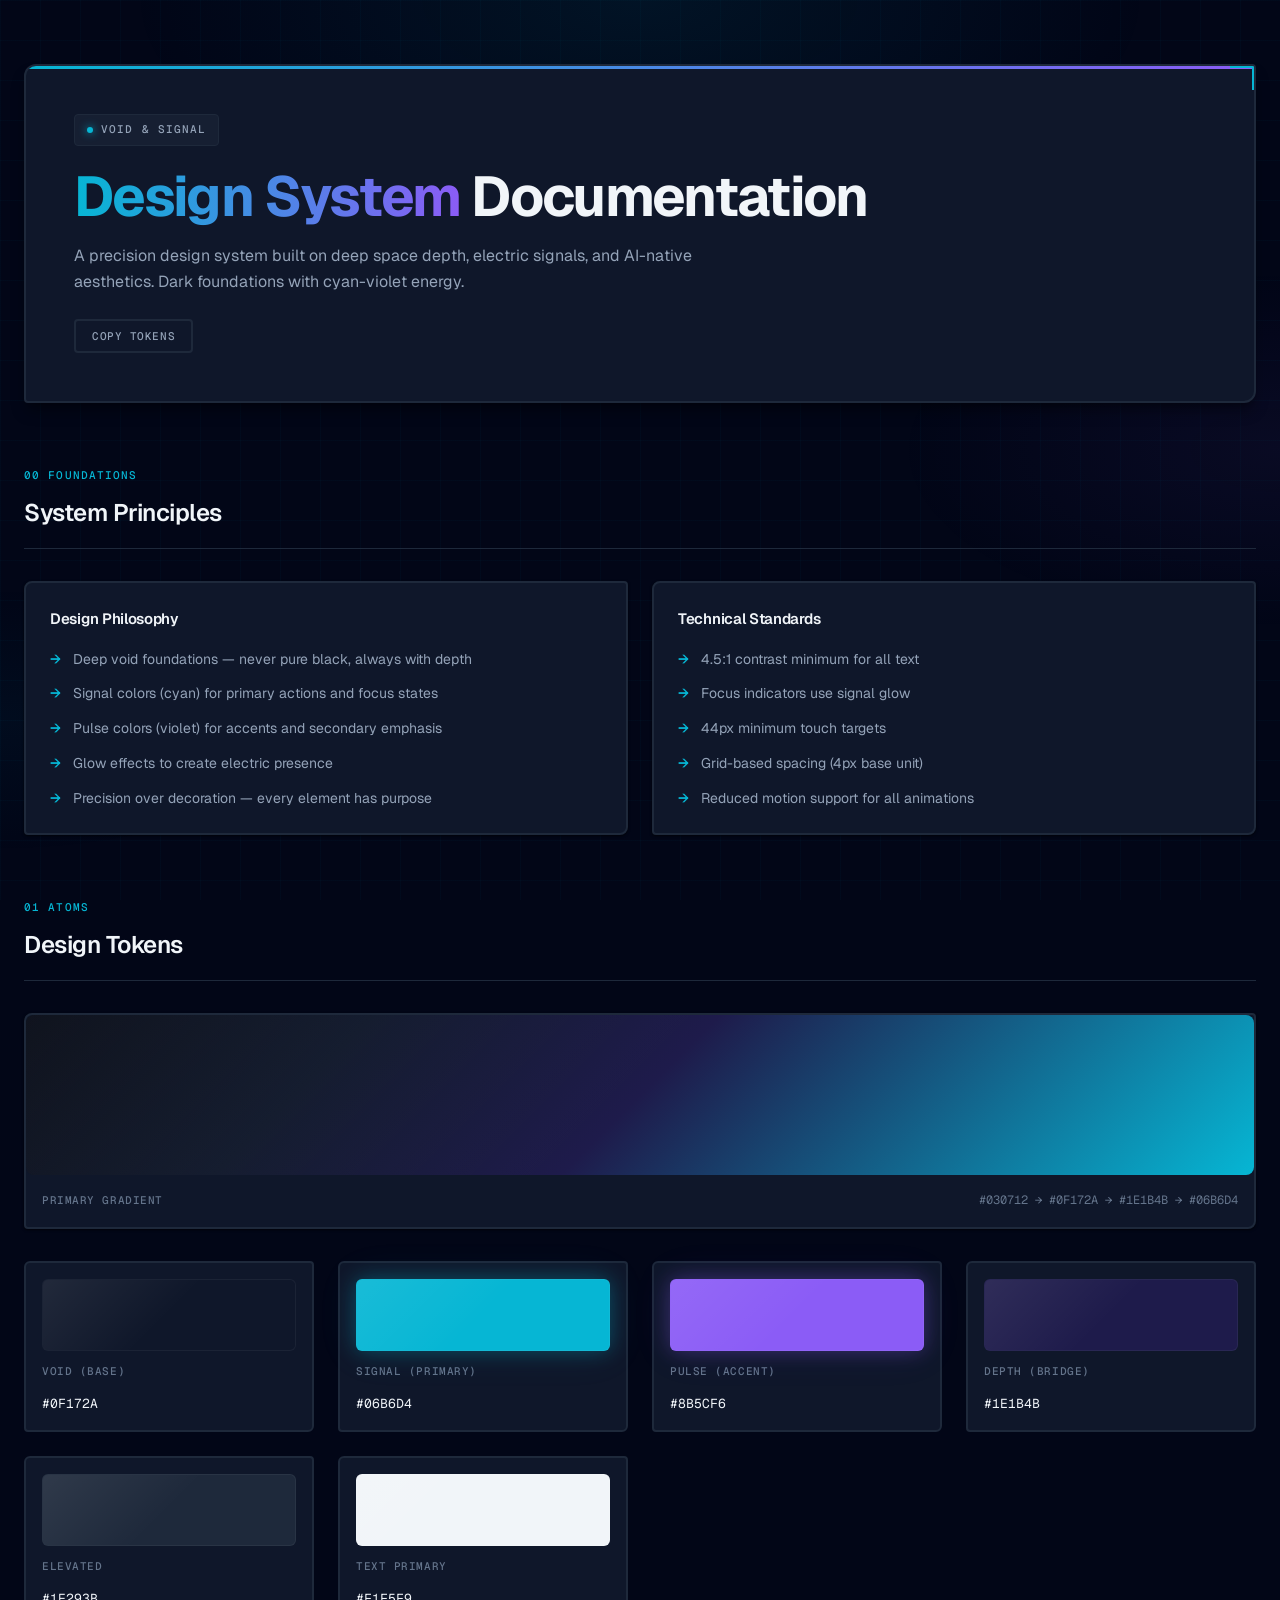
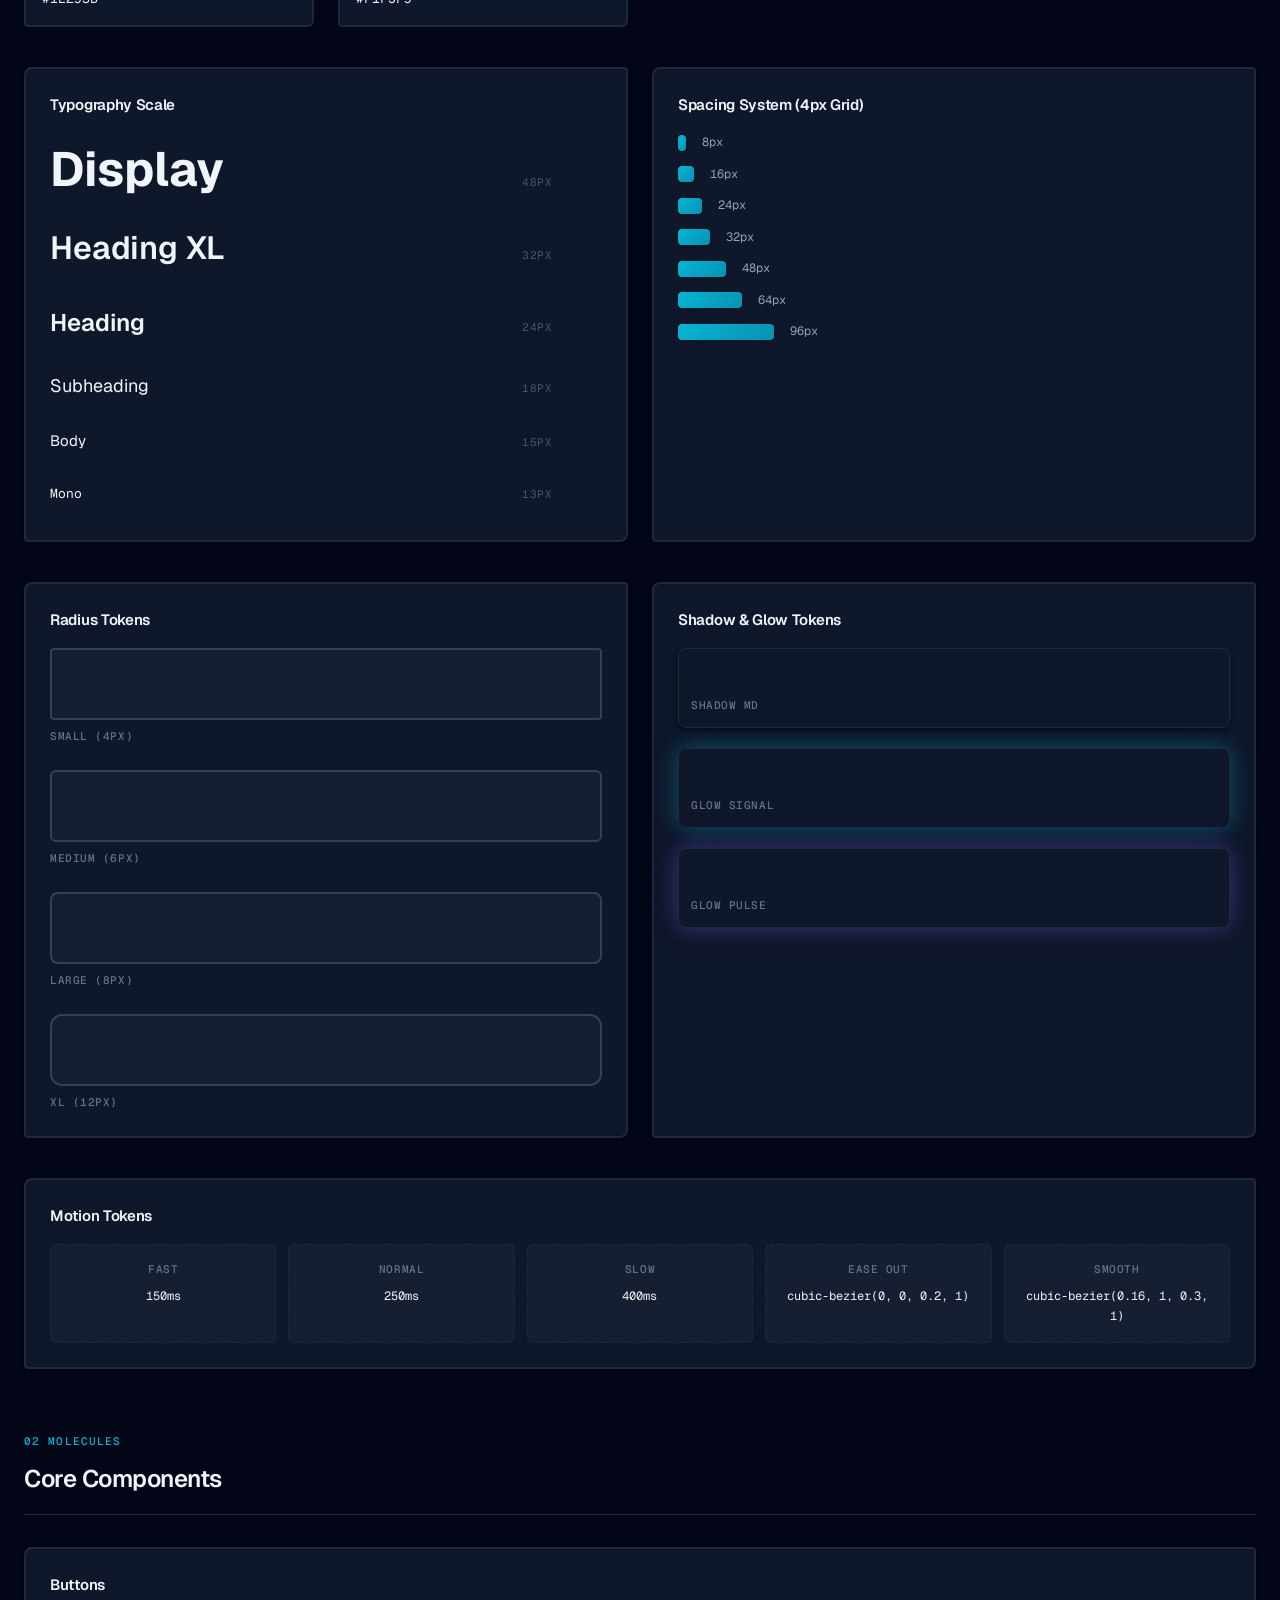
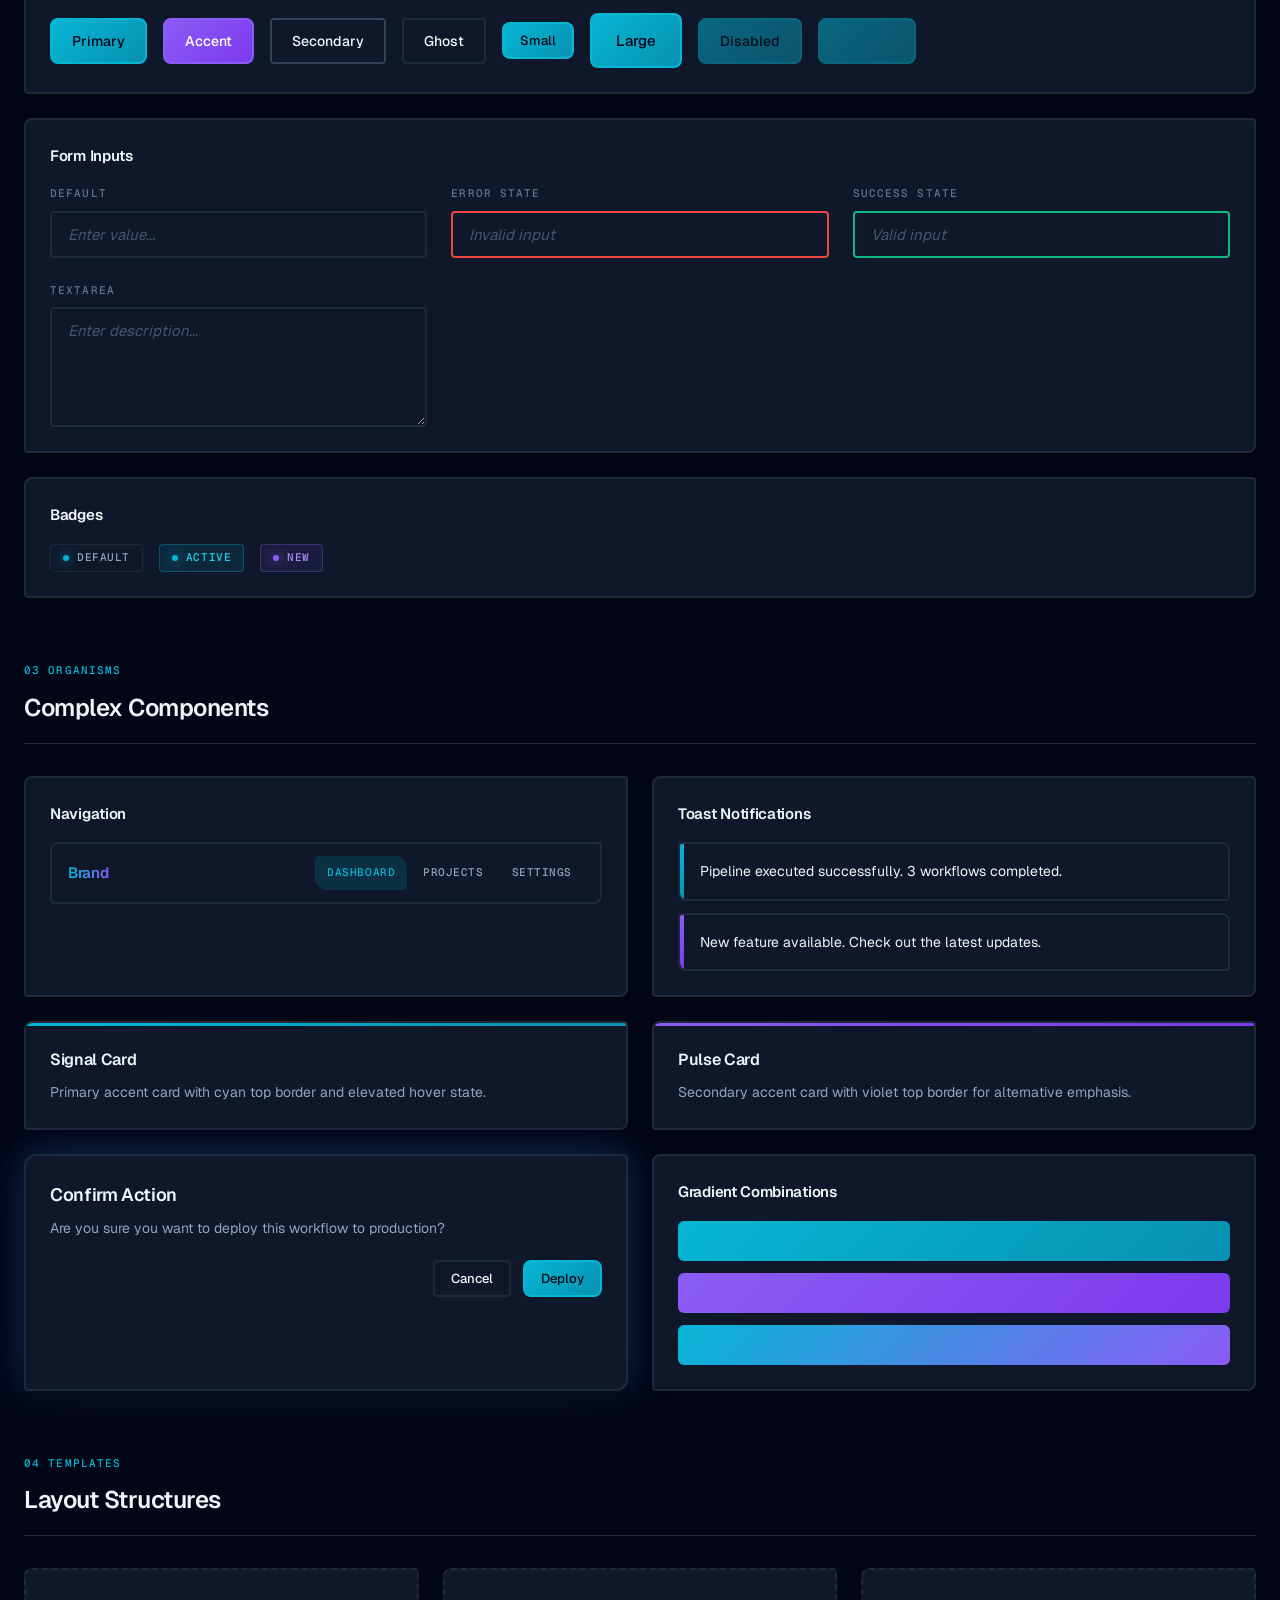
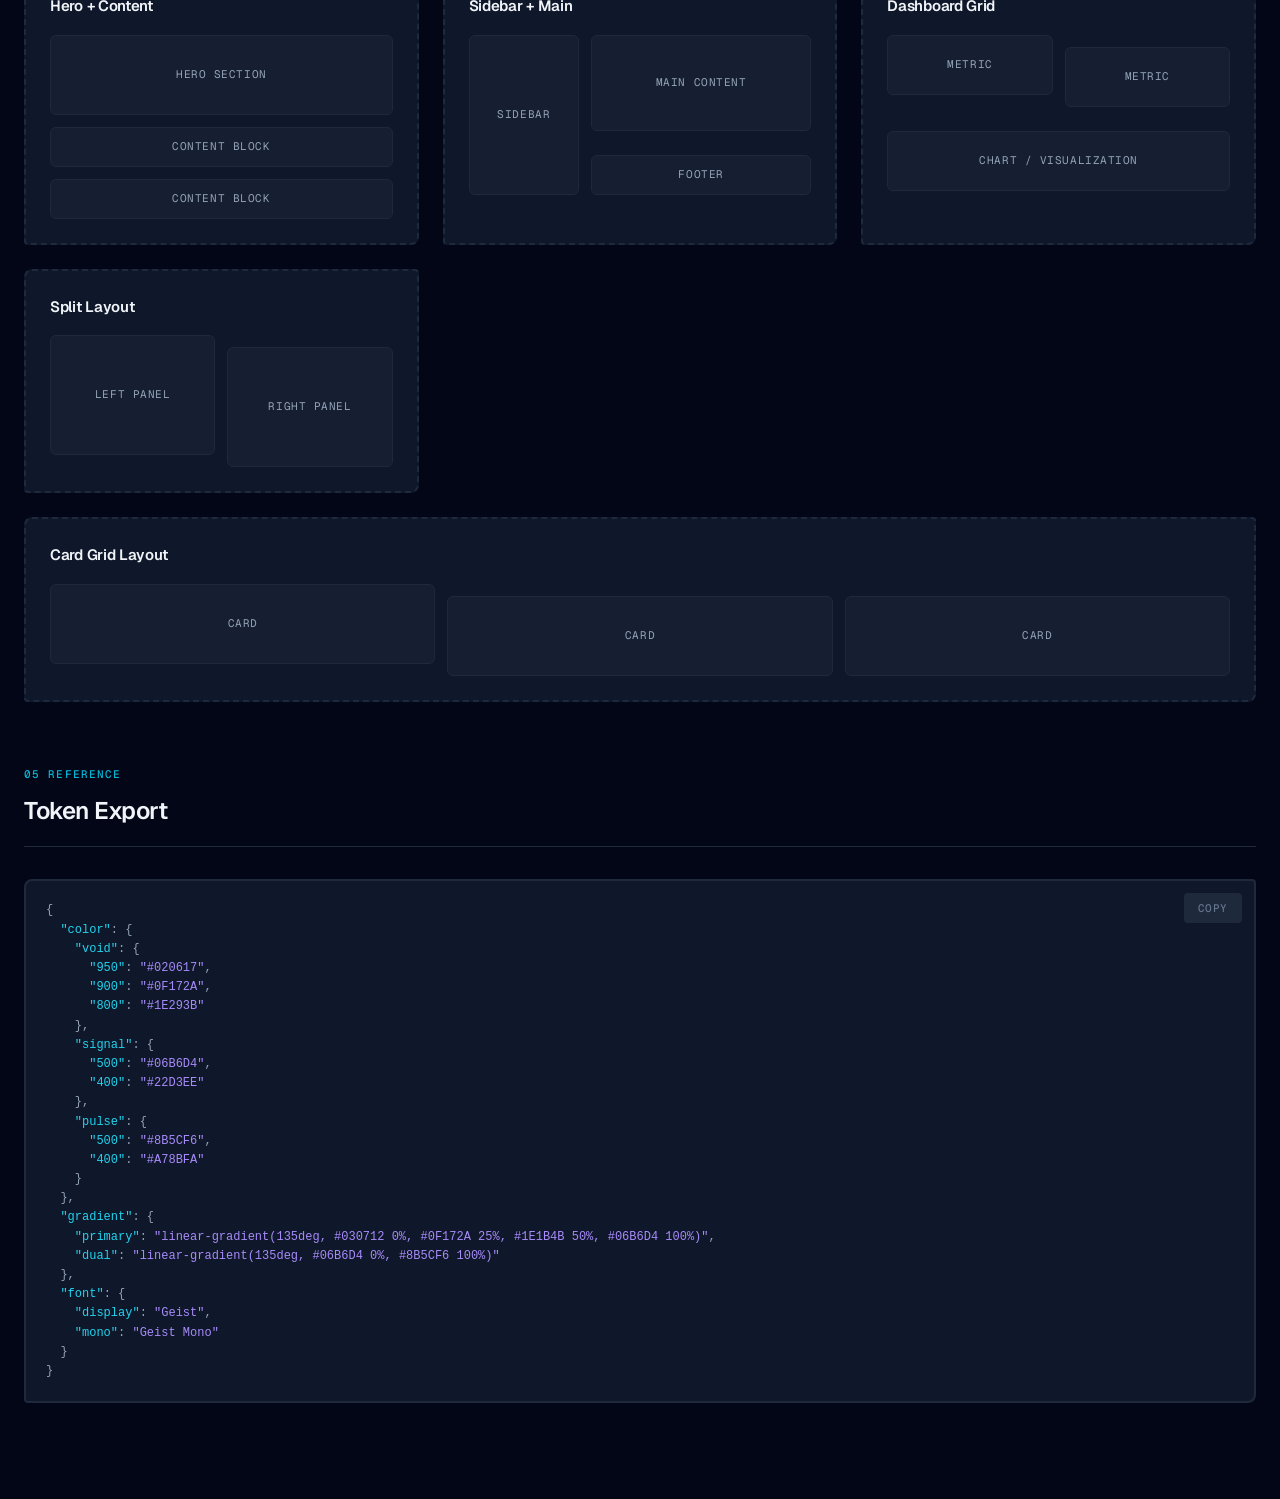
<file: index.html>
<!DOCTYPE html>
<html lang="en">
<head>
  <meta charset="UTF-8" />
  <meta name="viewport" content="width=device-width, initial-scale=1.0" />
  <title>Design System — Void & Signal</title>
  <link rel="preconnect" href="https://fonts.googleapis.com">
  <link rel="preconnect" href="https://fonts.gstatic.com" crossorigin>
  <link href="https://fonts.googleapis.com/css2?family=Geist:wght@400;500;600;700;800&family=Geist+Mono:wght@400;500&display=swap" rel="stylesheet">
  <style>
    :root {
      /* ===================== */
      /* PRIMITIVE TOKENS */
      /* Void & Signal — Deep Space, Electric Precision */
      /* ===================== */

      /* Void Scale — Deep navy-slate progression */
      --ds-color-void-950: #020617;
      --ds-color-void-900: #0F172A;
      --ds-color-void-800: #1E293B;
      --ds-color-void-700: #334155;
      --ds-color-void-600: #475569;
      --ds-color-void-500: #64748B;
      --ds-color-void-400: #94A3B8;
      --ds-color-void-300: #CBD5E1;
      --ds-color-void-200: #E2E8F0;
      --ds-color-void-100: #F1F5F9;
      --ds-color-void-50: #F8FAFC;

      /* Signal — Cyan electric */
      --ds-color-signal-400: #22D3EE;
      --ds-color-signal-500: #06B6D4;
      --ds-color-signal-600: #0891B2;
      --ds-color-signal-700: #0E7490;

      /* Pulse — Violet accent */
      --ds-color-pulse-400: #A78BFA;
      --ds-color-pulse-500: #8B5CF6;
      --ds-color-pulse-600: #7C3AED;

      /* Indigo bridge */
      --ds-color-depth-500: #1E1B4B;
      --ds-color-depth-600: #312E81;

      /* Status */
      --ds-color-success: #10B981;
      --ds-color-warning: #F59E0B;
      --ds-color-error: #EF4444;

      /* Typography */
      --ds-font-display: 'Geist', system-ui, sans-serif;
      --ds-font-body: 'Geist', system-ui, sans-serif;
      --ds-font-mono: 'Geist Mono', monospace;

      --ds-font-size-11: 0.6875rem;
      --ds-font-size-12: 0.75rem;
      --ds-font-size-13: 0.8125rem;
      --ds-font-size-14: 0.875rem;
      --ds-font-size-15: 0.9375rem;
      --ds-font-size-16: 1rem;
      --ds-font-size-18: 1.125rem;
      --ds-font-size-20: 1.25rem;
      --ds-font-size-24: 1.5rem;
      --ds-font-size-28: 1.75rem;
      --ds-font-size-32: 2rem;
      --ds-font-size-40: 2.5rem;
      --ds-font-size-48: 3rem;
      --ds-font-size-56: 3.5rem;
      --ds-font-size-72: 4.5rem;

      --ds-line-height-tight: 1.1;
      --ds-line-height-snug: 1.25;
      --ds-line-height-normal: 1.5;
      --ds-line-height-relaxed: 1.625;

      --ds-tracking-tighter: -0.03em;
      --ds-tracking-tight: -0.02em;
      --ds-tracking-normal: 0;
      --ds-tracking-wide: 0.025em;
      --ds-tracking-wider: 0.05em;
      --ds-tracking-widest: 0.1em;

      /* Spacing — 4px base grid */
      --ds-space-0: 0;
      --ds-space-px: 1px;
      --ds-space-0-5: 2px;
      --ds-space-1: 4px;
      --ds-space-1-5: 6px;
      --ds-space-2: 8px;
      --ds-space-2-5: 10px;
      --ds-space-3: 12px;
      --ds-space-4: 16px;
      --ds-space-5: 20px;
      --ds-space-6: 24px;
      --ds-space-7: 28px;
      --ds-space-8: 32px;
      --ds-space-9: 36px;
      --ds-space-10: 40px;
      --ds-space-12: 48px;
      --ds-space-14: 56px;
      --ds-space-16: 64px;
      --ds-space-20: 80px;
      --ds-space-24: 96px;
      --ds-space-32: 128px;

      /* Radius */
      --ds-radius-none: 0;
      --ds-radius-sm: 4px;
      --ds-radius-md: 6px;
      --ds-radius-lg: 8px;
      --ds-radius-xl: 12px;
      --ds-radius-2xl: 16px;
      --ds-radius-3xl: 24px;
      --ds-radius-full: 9999px;

      /* Shadows — with signal glow */
      --ds-shadow-xs: 0 1px 2px rgba(0, 0, 0, 0.3);
      --ds-shadow-sm: 0 1px 3px rgba(0, 0, 0, 0.4), 0 1px 2px rgba(0, 0, 0, 0.3);
      --ds-shadow-md: 0 4px 6px -1px rgba(0, 0, 0, 0.4), 0 2px 4px -2px rgba(0, 0, 0, 0.3);
      --ds-shadow-lg: 0 10px 15px -3px rgba(0, 0, 0, 0.4), 0 4px 6px -4px rgba(0, 0, 0, 0.3);
      --ds-shadow-xl: 0 20px 25px -5px rgba(0, 0, 0, 0.4), 0 8px 10px -6px rgba(0, 0, 0, 0.3);
      --ds-shadow-glow-signal: 0 0 20px rgba(6, 182, 212, 0.3), 0 0 40px rgba(6, 182, 212, 0.1);
      --ds-shadow-glow-pulse: 0 0 20px rgba(139, 92, 246, 0.3), 0 0 40px rgba(139, 92, 246, 0.1);
      --ds-shadow-glow-dual: 0 0 30px rgba(6, 182, 212, 0.2), 0 0 60px rgba(139, 92, 246, 0.15);
      --ds-shadow-elevated: 0 12px 40px rgba(6, 182, 212, 0.08), 0 4px 12px rgba(0, 0, 0, 0.4);

      /* Motion */
      --ds-duration-instant: 75ms;
      --ds-duration-fast: 150ms;
      --ds-duration-normal: 250ms;
      --ds-duration-slow: 400ms;
      --ds-duration-slower: 600ms;
      --ds-ease-linear: linear;
      --ds-ease-in: cubic-bezier(0.4, 0, 1, 1);
      --ds-ease-out: cubic-bezier(0, 0, 0.2, 1);
      --ds-ease-in-out: cubic-bezier(0.4, 0, 0.2, 1);
      --ds-ease-spring: cubic-bezier(0.34, 1.56, 0.64, 1);
      --ds-ease-smooth: cubic-bezier(0.16, 1, 0.3, 1);

      /* Schematic pattern for wireframe effect */
      --ds-schematic-pattern: repeating-linear-gradient(
        45deg,
        transparent 0,
        transparent 2px,
        rgba(6, 182, 212, 0.1) 2px,
        rgba(6, 182, 212, 0.1) 4px
      );

      /* ===================== */
      /* SEMANTIC TOKENS */
      /* ===================== */
      --ds-color-primary: var(--ds-color-signal-500);
      --ds-color-primary-hover: var(--ds-color-signal-400);
      --ds-color-primary-muted: var(--ds-color-signal-600);
      --ds-color-accent: var(--ds-color-pulse-500);
      --ds-color-accent-hover: var(--ds-color-pulse-400);
      --ds-color-accent-muted: var(--ds-color-pulse-600);

      --ds-color-text-primary: var(--ds-color-void-100);
      --ds-color-text-secondary: var(--ds-color-void-400);
      --ds-color-text-tertiary: var(--ds-color-void-500);
      --ds-color-text-muted: var(--ds-color-void-600);
      --ds-color-text-inverse: var(--ds-color-void-950);

      --ds-color-bg-page: var(--ds-color-void-950);
      --ds-color-bg-surface: var(--ds-color-void-900);
      --ds-color-bg-elevated: var(--ds-color-void-800);
      --ds-color-bg-subtle: rgba(30, 41, 59, 0.5);
      --ds-color-border: var(--ds-color-void-800);
      --ds-color-border-subtle: var(--ds-color-void-900);
      --ds-color-border-strong: var(--ds-color-void-700);

      --ds-color-focus: var(--ds-color-signal-500);

      /* Gradients */
      --ds-gradient-primary: linear-gradient(135deg, #030712 0%, #0F172A 25%, #1E1B4B 50%, #06B6D4 100%);
      --ds-gradient-signal: linear-gradient(135deg, #06B6D4 0%, #0891B2 100%);
      --ds-gradient-pulse: linear-gradient(135deg, #8B5CF6 0%, #7C3AED 100%);
      --ds-gradient-dual: linear-gradient(135deg, #06B6D4 0%, #8B5CF6 100%);
      --ds-gradient-text: linear-gradient(90deg, #06B6D4 0%, #8B5CF6 100%);
      --ds-gradient-mesh:
        radial-gradient(ellipse 80% 50% at 50% 0%, rgba(6, 182, 212, 0.08) 0%, transparent 50%),
        radial-gradient(ellipse 60% 40% at 100% 50%, rgba(139, 92, 246, 0.06) 0%, transparent 50%),
        radial-gradient(ellipse 50% 30% at 0% 80%, rgba(6, 182, 212, 0.04) 0%, transparent 50%);

      /* Grid pattern — signal lines */
      --ds-grid-pattern:
        linear-gradient(rgba(6, 182, 212, 0.03) 1px, transparent 1px),
        linear-gradient(90deg, rgba(6, 182, 212, 0.03) 1px, transparent 1px);
    }

    *, *::before, *::after {
      margin: 0;
      padding: 0;
      box-sizing: border-box;
    }

    html {
      scroll-behavior: smooth;
    }

    body {
      font-family: var(--ds-font-body);
      font-size: var(--ds-font-size-15);
      line-height: var(--ds-line-height-relaxed);
      background: var(--ds-color-bg-page);
      color: var(--ds-color-text-primary);
      -webkit-font-smoothing: antialiased;
      -moz-osx-font-smoothing: grayscale;
    }

    body::before {
      content: "";
      position: fixed;
      inset: 0;
      background: var(--ds-gradient-mesh);
      pointer-events: none;
      z-index: 0;
    }

    body::after {
      content: "";
      position: fixed;
      inset: 0;
      background-image: var(--ds-grid-pattern);
      background-size: 40px 40px;
      opacity: 1;
      pointer-events: none;
      z-index: 0;
    }

    /* ===================== */
    /* LAYOUT */
    /* ===================== */
    .container {
      max-width: 1280px;
      margin: 0 auto;
      padding: var(--ds-space-16) var(--ds-space-6) var(--ds-space-24);
      position: relative;
      z-index: 1;
    }

    /* ===================== */
    /* PAGE HEADER */
    /* ===================== */
    .page-header {
      padding: var(--ds-space-12);
      background: var(--ds-color-bg-surface);
      border: 2px solid var(--ds-color-border);
      border-radius: 12px 4px 12px 4px;
      box-shadow: var(--ds-shadow-lg);
      position: relative;
      overflow: hidden;
      transition:
        border-radius 0.6s var(--ds-ease-spring),
        border-color 0.4s var(--ds-ease-smooth);
    }

    .page-header:hover {
      border-radius: 4px 20px 4px 20px;
    }

    .page-header::before {
      content: "";
      position: absolute;
      top: 0;
      left: 0;
      right: 0;
      height: 3px;
      background: var(--ds-gradient-dual);
    }

    .page-header::after {
      content: "";
      position: absolute;
      top: 0;
      right: 0;
      width: 24px;
      height: 24px;
      border-top: 2px solid var(--ds-color-signal-500);
      border-right: 2px solid var(--ds-color-signal-500);
      animation: energy-pulse 2s ease-in-out infinite;
    }

    .badge-label {
      display: inline-flex;
      align-items: center;
      gap: var(--ds-space-2);
      font-family: var(--ds-font-mono);
      font-size: var(--ds-font-size-11);
      font-weight: 500;
      text-transform: uppercase;
      letter-spacing: var(--ds-tracking-widest);
      padding: var(--ds-space-1-5) var(--ds-space-3);
      border: 1px solid var(--ds-color-border);
      border-radius: var(--ds-radius-sm);
      background: var(--ds-color-bg-subtle);
      color: var(--ds-color-text-secondary);
      margin-bottom: var(--ds-space-5);
    }

    .badge-label::before {
      content: "";
      width: 6px;
      height: 6px;
      border-radius: var(--ds-radius-full);
      background: var(--ds-color-primary);
      box-shadow: 0 0 8px var(--ds-color-primary);
      animation: pulse 2s ease-in-out infinite;
    }

    .page-title {
      font-family: var(--ds-font-display);
      font-size: clamp(var(--ds-font-size-40), 6vw, var(--ds-font-size-56));
      font-weight: 700;
      letter-spacing: var(--ds-tracking-tighter);
      line-height: var(--ds-line-height-tight);
      margin-bottom: var(--ds-space-4);
    }

    .page-title .gradient-text {
      background: var(--ds-gradient-text);
      -webkit-background-clip: text;
      -webkit-text-fill-color: transparent;
      background-clip: text;
    }

    .page-subtitle {
      max-width: 640px;
      font-size: var(--ds-font-size-16);
      color: var(--ds-color-text-secondary);
      line-height: var(--ds-line-height-relaxed);
    }

    .toolbar {
      display: flex;
      flex-wrap: wrap;
      gap: var(--ds-space-3);
      margin-top: var(--ds-space-6);
    }

    .toolbar-btn {
      display: inline-flex;
      align-items: center;
      gap: var(--ds-space-2);
      font-family: var(--ds-font-mono);
      font-size: var(--ds-font-size-11);
      font-weight: 500;
      text-transform: uppercase;
      letter-spacing: var(--ds-tracking-wider);
      padding: var(--ds-space-2) var(--ds-space-4);
      border: 2px solid var(--ds-color-border);
      border-radius: var(--ds-radius-sm);
      background: var(--ds-color-bg-surface);
      color: var(--ds-color-text-secondary);
      cursor: pointer;
      transition:
        all 0.4s var(--ds-ease-smooth),
        border-radius 0.5s var(--ds-ease-spring);
    }

    .toolbar-btn:hover {
      border-color: var(--ds-color-primary);
      color: var(--ds-color-primary);
      box-shadow: var(--ds-shadow-glow-signal);
      border-radius: 16px 4px 16px 4px;
      transform: translateY(-1px);
    }

    /* ===================== */
    /* SECTIONS */
    /* ===================== */
    .section {
      margin-top: var(--ds-space-16);
    }

    .section-header {
      display: flex;
      justify-content: space-between;
      align-items: baseline;
      gap: var(--ds-space-4);
      border-bottom: 1px solid var(--ds-color-border);
      padding-bottom: var(--ds-space-4);
      margin-bottom: var(--ds-space-8);
    }

    .section-label {
      font-family: var(--ds-font-mono);
      font-size: var(--ds-font-size-11);
      font-weight: 500;
      letter-spacing: var(--ds-tracking-widest);
      color: var(--ds-color-primary);
      text-transform: uppercase;
      margin-bottom: var(--ds-space-2);
    }

    .section-title {
      font-family: var(--ds-font-display);
      font-size: var(--ds-font-size-24);
      font-weight: 600;
      letter-spacing: var(--ds-tracking-tight);
      color: var(--ds-color-text-primary);
    }

    /* ===================== */
    /* GRID SYSTEM */
    /* ===================== */
    .grid {
      display: grid;
      gap: var(--ds-space-6);
    }

    .grid-2 {
      grid-template-columns: repeat(auto-fit, minmax(300px, 1fr));
    }

    .grid-3 {
      grid-template-columns: repeat(auto-fit, minmax(240px, 1fr));
    }

    .grid-4 {
      grid-template-columns: repeat(auto-fit, minmax(200px, 1fr));
    }

    /* ===================== */
    /* PANEL COMPONENT */
    /* ===================== */
    .panel {
      background: var(--ds-color-bg-surface);
      border: 2px solid var(--ds-color-border);
      border-radius: 8px 4px 8px 4px;
      padding: var(--ds-space-6);
      box-shadow: var(--ds-shadow-sm);
      transition:
        border-radius 0.5s var(--ds-ease-spring),
        border-color 0.4s var(--ds-ease-smooth),
        box-shadow 0.4s var(--ds-ease-smooth);
    }

    .panel:hover {
      border-radius: 4px 12px 4px 12px;
      border-color: var(--ds-color-border-strong);
    }

    .panel-title {
      font-family: var(--ds-font-display);
      font-size: var(--ds-font-size-15);
      font-weight: 600;
      letter-spacing: var(--ds-tracking-tight);
      margin-bottom: var(--ds-space-4);
      color: var(--ds-color-text-primary);
    }

    /* ===================== */
    /* TOKEN SWATCHES */
    /* ===================== */
    .token-swatch {
      display: flex;
      flex-direction: column;
      gap: var(--ds-space-3);
      padding: var(--ds-space-4);
      border-radius: 6px 4px 6px 4px;
      border: 2px solid var(--ds-color-border);
      background: var(--ds-color-bg-surface);
      transition:
        all 0.4s var(--ds-ease-smooth),
        border-radius 0.5s var(--ds-ease-spring);
    }

    .token-swatch:hover {
      border-color: var(--ds-color-border-strong);
      box-shadow: var(--ds-shadow-md);
      border-radius: 4px 10px 4px 10px;
      transform: translateY(-2px);
    }

    .swatch-color {
      height: 72px;
      border-radius: var(--ds-radius-md);
      border: 1px solid rgba(255, 255, 255, 0.05);
      position: relative;
      overflow: hidden;
    }

    .swatch-color::after {
      content: "";
      position: absolute;
      inset: 0;
      background: linear-gradient(135deg, rgba(255,255,255,0.08) 0%, transparent 50%);
    }

    .swatch-color.glow-signal {
      box-shadow: var(--ds-shadow-glow-signal);
    }

    .swatch-color.glow-pulse {
      box-shadow: var(--ds-shadow-glow-pulse);
    }

    .token-name {
      font-family: var(--ds-font-mono);
      font-size: var(--ds-font-size-11);
      font-weight: 500;
      color: var(--ds-color-text-tertiary);
      text-transform: uppercase;
      letter-spacing: var(--ds-tracking-wider);
    }

    .token-value {
      font-family: var(--ds-font-mono);
      font-size: var(--ds-font-size-13);
      color: var(--ds-color-text-primary);
    }

    /* ===================== */
    /* TYPOGRAPHY SAMPLES */
    /* ===================== */
    .type-scale {
      display: flex;
      flex-direction: column;
      gap: var(--ds-space-1);
    }

    .type-sample {
      display: flex;
      align-items: baseline;
      gap: var(--ds-space-4);
      padding: var(--ds-space-3) 0;
      border-bottom: 1px solid var(--ds-color-border-subtle);
    }

    .type-sample:last-child {
      border-bottom: none;
    }

    .type-sample-text {
      flex: 1;
      font-family: var(--ds-font-display);
    }

    .type-sample-label {
      font-family: var(--ds-font-mono);
      font-size: var(--ds-font-size-11);
      color: var(--ds-color-text-muted);
      text-transform: uppercase;
      letter-spacing: var(--ds-tracking-wider);
      min-width: 80px;
    }

    /* ===================== */
    /* SPACING VISUALIZATION */
    /* ===================== */
    .spacing-scale {
      display: flex;
      flex-direction: column;
      gap: var(--ds-space-3);
    }

    .spacing-row {
      display: flex;
      align-items: center;
      gap: var(--ds-space-4);
    }

    .spacing-bar {
      height: 16px;
      background: var(--ds-gradient-signal);
      border-radius: var(--ds-radius-sm);
      box-shadow: var(--ds-shadow-xs);
    }

    .spacing-label {
      font-family: var(--ds-font-mono);
      font-size: var(--ds-font-size-12);
      color: var(--ds-color-text-secondary);
      min-width: 48px;
    }

    /* ===================== */
    /* RADIUS PREVIEWS */
    /* ===================== */
    .radius-preview {
      height: 72px;
      border: 2px solid var(--ds-color-border-strong);
      background: var(--ds-color-bg-subtle);
      transition:
        all 0.4s var(--ds-ease-smooth),
        transform 0.4s var(--ds-ease-spring);
    }

    .radius-preview:hover {
      border-color: var(--ds-color-primary);
      background: rgba(6, 182, 212, 0.05);
      box-shadow: var(--ds-shadow-glow-signal);
      transform: scale(1.02);
    }

    /* ===================== */
    /* SHADOW PREVIEWS */
    /* ===================== */
    .shadow-stack {
      display: flex;
      flex-direction: column;
      gap: var(--ds-space-5);
    }

    .shadow-preview {
      height: 80px;
      background: var(--ds-color-bg-surface);
      border-radius: var(--ds-radius-lg);
      display: flex;
      align-items: flex-end;
      padding: var(--ds-space-3);
      border: 1px solid var(--ds-color-border);
    }

    /* ===================== */
    /* MOTION PREVIEWS */
    /* ===================== */
    .motion-grid {
      display: grid;
      grid-template-columns: repeat(auto-fit, minmax(140px, 1fr));
      gap: var(--ds-space-3);
    }

    .motion-preview {
      padding: var(--ds-space-4);
      border-radius: var(--ds-radius-md);
      border: 1px dashed var(--ds-color-border);
      background: var(--ds-color-bg-subtle);
      text-align: center;
    }

    .motion-preview-label {
      font-family: var(--ds-font-mono);
      font-size: var(--ds-font-size-11);
      font-weight: 500;
      color: var(--ds-color-text-tertiary);
      text-transform: uppercase;
      letter-spacing: var(--ds-tracking-wider);
      margin-bottom: var(--ds-space-2);
    }

    .motion-preview-value {
      font-family: var(--ds-font-mono);
      font-size: var(--ds-font-size-12);
      color: var(--ds-color-text-primary);
    }

    /* ===================== */
    /* BUTTONS */
    /* ===================== */
    .button-showcase {
      display: flex;
      flex-wrap: wrap;
      gap: var(--ds-space-4);
      align-items: center;
    }

    .btn {
      display: inline-flex;
      align-items: center;
      justify-content: center;
      gap: var(--ds-space-2);
      padding: var(--ds-space-3) var(--ds-space-5);
      border-radius: var(--ds-radius-sm);
      font-family: var(--ds-font-body);
      font-size: var(--ds-font-size-14);
      font-weight: 500;
      border: 2px solid var(--ds-color-border-strong);
      background: var(--ds-color-bg-surface);
      color: var(--ds-color-text-primary);
      cursor: pointer;
      position: relative;
      overflow: hidden;
      transition:
        transform 0.5s var(--ds-ease-spring),
        box-shadow 0.4s var(--ds-ease-smooth),
        border-color 0.4s var(--ds-ease-smooth),
        border-radius 0.5s var(--ds-ease-spring),
        background 0.4s var(--ds-ease-smooth);
    }

    .btn::after {
      content: '';
      position: absolute;
      inset: 0;
      background: var(--ds-schematic-pattern);
      opacity: 0;
      transition: opacity 0.4s var(--ds-ease-smooth);
    }

    .btn:hover {
      transform: translateY(-2px);
      border-color: var(--ds-color-primary);
      box-shadow: var(--ds-shadow-glow-signal);
      border-radius: 24px 4px 24px 4px;
    }

    .btn:hover::after {
      opacity: 0.6;
      animation: schematic-scan 2s linear infinite;
    }

    .btn:focus-visible {
      outline: 2px solid var(--ds-color-focus);
      outline-offset: 2px;
    }

    .btn:active {
      transform: translateY(0);
    }

    .btn-primary {
      background: var(--ds-gradient-signal);
      color: var(--ds-color-text-inverse);
      border-color: var(--ds-color-signal-500);
      border-radius: var(--ds-radius-lg);
    }

    .btn-primary:hover {
      background: var(--ds-color-signal-400);
      box-shadow: 0 8px 32px rgba(6, 182, 212, 0.4);
      border-radius: 32px 8px 32px 8px;
    }

    .btn-accent {
      background: var(--ds-gradient-pulse);
      color: white;
      border-color: var(--ds-color-pulse-500);
      border-radius: var(--ds-radius-lg);
    }

    .btn-accent:hover {
      background: var(--ds-color-pulse-400);
      box-shadow: 0 8px 32px rgba(139, 92, 246, 0.4);
      border-radius: 32px 8px 32px 8px;
    }

    .btn-ghost {
      background: transparent;
      border-color: var(--ds-color-border);
    }

    .btn-ghost:hover {
      background: var(--ds-color-bg-subtle);
      border-color: var(--ds-color-primary);
    }

    .btn:disabled,
    .btn-disabled {
      opacity: 0.5;
      cursor: not-allowed;
      pointer-events: none;
    }

    .btn-loading {
      position: relative;
      color: transparent;
    }

    .btn-loading::after {
      content: "";
      position: absolute;
      width: 16px;
      height: 16px;
      border: 2px solid rgba(255, 255, 255, 0.3);
      border-top-color: #fff;
      border-radius: var(--ds-radius-full);
      animation: spin 0.8s linear infinite;
    }

    .btn-sm {
      padding: var(--ds-space-2) var(--ds-space-4);
      font-size: var(--ds-font-size-13);
    }

    .btn-lg {
      padding: var(--ds-space-4) var(--ds-space-6);
      font-size: var(--ds-font-size-15);
    }

    /* ===================== */
    /* INPUTS */
    /* ===================== */
    .form-group {
      display: flex;
      flex-direction: column;
      gap: var(--ds-space-2);
    }

    .form-label {
      font-family: var(--ds-font-mono);
      font-size: var(--ds-font-size-11);
      font-weight: 500;
      text-transform: uppercase;
      letter-spacing: var(--ds-tracking-widest);
      color: var(--ds-color-text-tertiary);
    }

    .input {
      width: 100%;
      padding: var(--ds-space-3) var(--ds-space-4);
      border: 2px solid var(--ds-color-border);
      border-radius: var(--ds-radius-sm);
      font-family: var(--ds-font-body);
      font-size: var(--ds-font-size-15);
      background: var(--ds-color-bg-surface);
      color: var(--ds-color-text-primary);
      transition:
        border-color 0.4s var(--ds-ease-smooth),
        box-shadow 0.4s var(--ds-ease-smooth),
        border-radius 0.5s var(--ds-ease-spring);
    }

    .input::placeholder {
      color: var(--ds-color-text-muted);
      font-style: italic;
    }

    .input:focus {
      outline: none;
      border-color: var(--ds-color-primary);
      box-shadow:
        4px 4px 0 rgba(6, 182, 212, 0.15),
        8px 8px 0 rgba(139, 92, 246, 0.08),
        inset 0 0 0 1px var(--ds-color-primary);
      border-radius: 16px 4px 16px 4px;
    }

    .input-error {
      border-color: var(--ds-color-error);
    }

    .input-error:focus {
      border-color: var(--ds-color-error);
      box-shadow: 0 0 0 3px rgba(239, 68, 68, 0.15);
    }

    .input-success {
      border-color: var(--ds-color-success);
    }

    .input-success:focus {
      border-color: var(--ds-color-success);
      box-shadow: 0 0 0 3px rgba(16, 185, 129, 0.15);
    }

    textarea.input {
      min-height: 120px;
      resize: vertical;
    }

    /* ===================== */
    /* BADGES */
    /* ===================== */
    .badge {
      display: inline-flex;
      align-items: center;
      gap: var(--ds-space-2);
      padding: var(--ds-space-1) var(--ds-space-3);
      font-family: var(--ds-font-mono);
      font-size: var(--ds-font-size-11);
      font-weight: 500;
      text-transform: uppercase;
      letter-spacing: var(--ds-tracking-wider);
      border: 1px solid var(--ds-color-border);
      border-radius: var(--ds-radius-sm);
      background: var(--ds-color-bg-surface);
      color: var(--ds-color-text-secondary);
      transition: all 0.3s var(--ds-ease-smooth);
    }

    .badge::before {
      content: "";
      width: 6px;
      height: 6px;
      border-radius: var(--ds-radius-full);
      background: var(--ds-color-signal-500);
      box-shadow: 0 0 12px var(--ds-color-signal-500);
      animation: status-blink 2s ease-in-out infinite;
    }

    .badge:hover {
      transform: translateY(-1px);
      border-color: var(--ds-color-signal-500);
      color: var(--ds-color-text-primary);
      box-shadow: 0 4px 12px rgba(6, 182, 212, 0.3);
    }

    .badge-signal {
      border-color: rgba(6, 182, 212, 0.3);
      background: rgba(6, 182, 212, 0.1);
      color: var(--ds-color-signal-400);
    }

    .badge-signal::before {
      background: var(--ds-color-signal-500);
      box-shadow: 0 0 12px var(--ds-color-signal-500);
    }

    .badge-signal:hover {
      box-shadow: 0 4px 16px rgba(6, 182, 212, 0.4);
    }

    .badge-pulse {
      border-color: rgba(139, 92, 246, 0.3);
      background: rgba(139, 92, 246, 0.1);
      color: var(--ds-color-pulse-400);
    }

    .badge-pulse::before {
      background: var(--ds-color-pulse-500);
      box-shadow: 0 0 12px var(--ds-color-pulse-500);
      animation: status-blink-pulse 2s ease-in-out infinite;
    }

    .badge-pulse:hover {
      border-color: var(--ds-color-pulse-500);
      box-shadow: 0 4px 16px rgba(139, 92, 246, 0.4);
    }

    @keyframes status-blink-pulse {
      0%, 100% {
        opacity: 1;
        box-shadow: 0 0 12px var(--ds-color-pulse-500);
      }
      50% {
        opacity: 0.3;
        box-shadow: 0 0 4px var(--ds-color-pulse-500);
      }
    }

    /* ===================== */
    /* CARDS */
    /* ===================== */
    .card {
      background: var(--ds-color-bg-surface);
      border: 2px solid var(--ds-color-border);
      border-radius: 8px 4px 8px 4px;
      padding: var(--ds-space-6);
      position: relative;
      transition:
        transform 0.5s var(--ds-ease-spring),
        box-shadow 0.5s var(--ds-ease-smooth),
        border-color 0.4s var(--ds-ease-smooth),
        border-radius 0.5s var(--ds-ease-spring);
    }

    .card:hover {
      transform: translateY(-4px);
      border-color: var(--ds-color-primary);
      box-shadow:
        8px 8px 0 rgba(6, 182, 212, 0.15),
        16px 16px 0 rgba(139, 92, 246, 0.08);
      border-radius: 4px 16px 4px 16px;
    }

    .card-title {
      font-family: var(--ds-font-display);
      font-size: var(--ds-font-size-16);
      font-weight: 600;
      letter-spacing: var(--ds-tracking-tight);
      margin-bottom: var(--ds-space-2);
    }

    .card-text {
      color: var(--ds-color-text-secondary);
      font-size: var(--ds-font-size-14);
    }

    /* Card with signal accent */
    .card-signal {
      position: relative;
      overflow: hidden;
    }

    .card-signal::before {
      content: "";
      position: absolute;
      top: 0;
      left: 0;
      right: 0;
      height: 3px;
      background: var(--ds-gradient-signal);
    }

    .card-signal:hover {
      border-color: var(--ds-color-primary);
      box-shadow:
        8px 8px 0 rgba(6, 182, 212, 0.2),
        16px 16px 0 rgba(6, 182, 212, 0.1);
    }

    /* Card with pulse accent */
    .card-pulse {
      position: relative;
      overflow: hidden;
    }

    .card-pulse::before {
      content: "";
      position: absolute;
      top: 0;
      left: 0;
      right: 0;
      height: 3px;
      background: var(--ds-gradient-pulse);
    }

    .card-pulse:hover {
      border-color: var(--ds-color-accent);
      box-shadow:
        8px 8px 0 rgba(139, 92, 246, 0.2),
        16px 16px 0 rgba(139, 92, 246, 0.1);
    }

    /* ===================== */
    /* NAVIGATION */
    /* ===================== */
    .nav-demo {
      display: flex;
      justify-content: space-between;
      align-items: center;
      padding: var(--ds-space-3) var(--ds-space-4);
      border: 2px solid var(--ds-color-border);
      border-radius: 8px 4px 8px 4px;
      background: var(--ds-color-bg-surface);
      transition:
        border-radius 0.5s var(--ds-ease-spring),
        border-color 0.4s var(--ds-ease-smooth);
    }

    .nav-demo:hover {
      border-radius: 4px 12px 4px 12px;
      border-color: var(--ds-color-border-strong);
    }

    .nav-brand {
      font-family: var(--ds-font-display);
      font-size: var(--ds-font-size-15);
      font-weight: 600;
      letter-spacing: var(--ds-tracking-tight);
      background: var(--ds-gradient-text);
      -webkit-background-clip: text;
      -webkit-text-fill-color: transparent;
      background-clip: text;
    }

    .nav-links {
      display: flex;
      gap: var(--ds-space-1);
    }

    .nav-link {
      font-family: var(--ds-font-mono);
      font-size: var(--ds-font-size-11);
      font-weight: 500;
      text-transform: uppercase;
      letter-spacing: var(--ds-tracking-wider);
      color: var(--ds-color-text-secondary);
      text-decoration: none;
      padding: var(--ds-space-2) var(--ds-space-3);
      border-radius: var(--ds-radius-sm);
      transition:
        all 0.3s var(--ds-ease-smooth),
        border-radius 0.4s var(--ds-ease-spring);
    }

    .nav-link:hover {
      color: var(--ds-color-primary);
      background: rgba(6, 182, 212, 0.1);
      border-radius: 12px 4px 12px 4px;
    }

    .nav-link.active {
      color: var(--ds-color-primary);
      background: rgba(6, 182, 212, 0.15);
      border-radius: 4px 12px 4px 12px;
    }

    /* ===================== */
    /* TOAST */
    /* ===================== */
    .toast {
      padding: var(--ds-space-4) var(--ds-space-5);
      border-radius: 4px 8px 4px 8px;
      border: 2px solid var(--ds-color-border);
      background: var(--ds-color-bg-surface);
      font-size: var(--ds-font-size-14);
      color: var(--ds-color-text-primary);
      position: relative;
      overflow: hidden;
      transition:
        border-radius 0.4s var(--ds-ease-spring),
        transform 0.3s var(--ds-ease-smooth);
    }

    .toast:hover {
      border-radius: 8px 4px 8px 4px;
      transform: translateX(4px);
    }

    .toast::before {
      content: "";
      position: absolute;
      left: 0;
      top: 0;
      bottom: 0;
      width: 4px;
      background: var(--ds-gradient-signal);
    }

    .toast-pulse::before {
      background: var(--ds-gradient-pulse);
    }

    /* ===================== */
    /* MODAL */
    /* ===================== */
    .modal-demo {
      border-radius: 12px 4px 12px 4px;
      border: 2px solid var(--ds-color-border);
      padding: var(--ds-space-6);
      background: var(--ds-color-bg-surface);
      box-shadow: var(--ds-shadow-xl), var(--ds-shadow-glow-dual);
      transition:
        border-radius 0.5s var(--ds-ease-spring),
        box-shadow 0.4s var(--ds-ease-smooth);
    }

    .modal-demo:hover {
      border-radius: 4px 16px 4px 16px;
      box-shadow:
        var(--ds-shadow-xl),
        0 0 40px rgba(6, 182, 212, 0.2),
        0 0 80px rgba(139, 92, 246, 0.1);
    }

    .modal-title {
      font-family: var(--ds-font-display);
      font-size: var(--ds-font-size-18);
      font-weight: 600;
      letter-spacing: var(--ds-tracking-tight);
      margin-bottom: var(--ds-space-2);
    }

    .modal-text {
      color: var(--ds-color-text-secondary);
      font-size: var(--ds-font-size-14);
      margin-bottom: var(--ds-space-5);
    }

    .modal-actions {
      display: flex;
      gap: var(--ds-space-3);
      justify-content: flex-end;
    }

    /* ===================== */
    /* CODE BLOCK */
    /* ===================== */
    .code-block {
      position: relative;
      border-radius: 8px 4px 8px 4px;
      border: 2px solid var(--ds-color-border);
      padding: var(--ds-space-5);
      background: var(--ds-color-bg-surface);
      font-family: var(--ds-font-mono);
      font-size: var(--ds-font-size-12);
      line-height: 1.6;
      overflow: auto;
      transition:
        border-radius 0.5s var(--ds-ease-spring),
        border-color 0.4s var(--ds-ease-smooth);
    }

    .code-block:hover {
      border-radius: 4px 12px 4px 12px;
      border-color: var(--ds-color-border-strong);
    }

    .code-block pre {
      margin: 0;
    }

    .code-block code {
      color: var(--ds-color-text-secondary);
    }

    .code-block .token-key {
      color: var(--ds-color-signal-400);
    }

    .code-block .token-string {
      color: var(--ds-color-pulse-400);
    }

    .copy-btn {
      position: absolute;
      top: var(--ds-space-3);
      right: var(--ds-space-3);
      font-family: var(--ds-font-mono);
      font-size: var(--ds-font-size-11);
      font-weight: 500;
      text-transform: uppercase;
      letter-spacing: var(--ds-tracking-wider);
      padding: var(--ds-space-1-5) var(--ds-space-3);
      border-radius: var(--ds-radius-sm);
      border: 2px solid var(--ds-color-border);
      background: var(--ds-color-bg-elevated);
      color: var(--ds-color-text-tertiary);
      cursor: pointer;
      transition:
        all 0.3s var(--ds-ease-smooth),
        border-radius 0.4s var(--ds-ease-spring);
    }

    .copy-btn:hover {
      border-color: var(--ds-color-primary);
      color: var(--ds-color-primary);
      border-radius: 12px 4px 12px 4px;
      box-shadow: 0 2px 8px rgba(6, 182, 212, 0.3);
    }

    /* ===================== */
    /* TEMPLATES */
    /* ===================== */
    .template-preview {
      border: 2px dashed var(--ds-color-border);
      border-radius: 8px 4px 8px 4px;
      padding: var(--ds-space-6);
      background: var(--ds-color-bg-surface);
      transition:
        border-radius 0.5s var(--ds-ease-spring),
        border-color 0.4s var(--ds-ease-smooth),
        box-shadow 0.4s var(--ds-ease-smooth);
    }

    .template-preview:hover {
      border-radius: 4px 12px 4px 12px;
      border-color: var(--ds-color-primary);
      box-shadow:
        4px 4px 0 rgba(6, 182, 212, 0.1),
        8px 8px 0 rgba(139, 92, 246, 0.05);
    }

    .template-title {
      font-family: var(--ds-font-display);
      font-size: var(--ds-font-size-15);
      font-weight: 600;
      letter-spacing: var(--ds-tracking-tight);
      margin-bottom: var(--ds-space-4);
    }

    .template-block {
      border: 1px solid var(--ds-color-border);
      padding: var(--ds-space-4);
      border-radius: var(--ds-radius-md);
      background: var(--ds-color-bg-subtle);
      font-family: var(--ds-font-mono);
      font-size: var(--ds-font-size-11);
      color: var(--ds-color-text-secondary);
      text-transform: uppercase;
      letter-spacing: var(--ds-tracking-wider);
    }

    .template-block + .template-block {
      margin-top: var(--ds-space-3);
    }

    /* ===================== */
    /* RULES LIST */
    /* ===================== */
    .rules-list {
      list-style: none;
      display: flex;
      flex-direction: column;
      gap: var(--ds-space-3);
    }

    .rules-list li {
      display: flex;
      gap: var(--ds-space-3);
      font-size: var(--ds-font-size-14);
      color: var(--ds-color-text-secondary);
      line-height: var(--ds-line-height-relaxed);
    }

    .rules-list li::before {
      content: "→";
      color: var(--ds-color-primary);
      font-weight: 600;
      flex-shrink: 0;
    }

    /* ===================== */
    /* GRADIENT SHOWCASE */
    /* ===================== */
    .gradient-showcase {
      height: 120px;
      border-radius: var(--ds-radius-lg);
      position: relative;
      overflow: hidden;
    }

    .gradient-showcase::after {
      content: "";
      position: absolute;
      inset: 0;
      background: linear-gradient(135deg, rgba(255,255,255,0.05) 0%, transparent 50%);
    }

    /* ===================== */
    /* ANIMATIONS */
    /* ===================== */
    @keyframes spin {
      to { transform: rotate(360deg); }
    }

    @keyframes pulse {
      0%, 100% { opacity: 1; }
      50% { opacity: 0.5; }
    }

    @keyframes fadeIn {
      from { opacity: 0; transform: translateY(8px); }
      to { opacity: 1; transform: translateY(0); }
    }

    @keyframes signalPulse {
      0%, 100% {
        box-shadow: 0 0 20px rgba(6, 182, 212, 0.3), 0 0 40px rgba(6, 182, 212, 0.1);
      }
      50% {
        box-shadow: 0 0 30px rgba(6, 182, 212, 0.5), 0 0 60px rgba(6, 182, 212, 0.2);
      }
    }

    @keyframes schematic-scan {
      from { background-position: 0 0; }
      to { background-position: 20px 20px; }
    }

    @keyframes energy-pulse {
      0%, 100% {
        box-shadow: 0 0 0 rgba(6, 182, 212, 0.4);
      }
      33% {
        box-shadow: 0 0 20px rgba(6, 182, 212, 0.6);
      }
      66% {
        box-shadow: 0 0 20px rgba(139, 92, 246, 0.6);
      }
    }

    @keyframes status-blink {
      0%, 100% {
        opacity: 1;
        box-shadow: 0 0 12px var(--ds-color-signal-500);
      }
      50% {
        opacity: 0.3;
        box-shadow: 0 0 4px var(--ds-color-signal-500);
      }
    }

    @keyframes energy-flow {
      0% { background-position: 0% 0; }
      100% { background-position: 200% 0; }
    }

    .fade-in {
      animation: fadeIn var(--ds-duration-slow) var(--ds-ease-smooth) forwards;
    }

    .signal-pulse {
      animation: signalPulse 2s ease-in-out infinite;
    }

    /* ===================== */
    /* RESPONSIVE */
    /* ===================== */
    @media (max-width: 768px) {
      .container {
        padding: var(--ds-space-8) var(--ds-space-4) var(--ds-space-16);
      }

      .page-header {
        padding: var(--ds-space-8);
      }

      .nav-links {
        display: none;
      }

      .section-header {
        flex-direction: column;
        gap: var(--ds-space-2);
      }
    }

    @media (prefers-reduced-motion: reduce) {
      *, *::before, *::after {
        animation-duration: 0.01ms !important;
        animation-iteration-count: 1 !important;
        transition-duration: 0.01ms !important;
      }
    }
  </style>
</head>
<body>
  <div class="container">
    <!-- PAGE HEADER -->
    <header class="page-header fade-in">
      <div class="badge-label">Void & Signal</div>
      <h1 class="page-title"><span class="gradient-text">Design System</span> Documentation</h1>
      <p class="page-subtitle">
        A precision design system built on deep space depth, electric signals, and AI-native aesthetics.
        Dark foundations with cyan-violet energy.
      </p>
      <div class="toolbar">
        <button class="toolbar-btn" type="button" id="copyTokens">Copy Tokens</button>
      </div>
    </header>

    <!-- 00 FOUNDATIONS -->
    <section class="section" id="foundations">
      <div class="section-header">
        <div>
          <div class="section-label">00 Foundations</div>
          <h2 class="section-title">System Principles</h2>
        </div>
      </div>
      <div class="grid grid-2">
        <div class="panel">
          <h3 class="panel-title">Design Philosophy</h3>
          <ul class="rules-list">
            <li>Deep void foundations — never pure black, always with depth</li>
            <li>Signal colors (cyan) for primary actions and focus states</li>
            <li>Pulse colors (violet) for accents and secondary emphasis</li>
            <li>Glow effects to create electric presence</li>
            <li>Precision over decoration — every element has purpose</li>
          </ul>
        </div>
        <div class="panel">
          <h3 class="panel-title">Technical Standards</h3>
          <ul class="rules-list">
            <li>4.5:1 contrast minimum for all text</li>
            <li>Focus indicators use signal glow</li>
            <li>44px minimum touch targets</li>
            <li>Grid-based spacing (4px base unit)</li>
            <li>Reduced motion support for all animations</li>
          </ul>
        </div>
      </div>
    </section>

    <!-- 01 ATOMS: DESIGN TOKENS -->
    <section class="section" id="atoms">
      <div class="section-header">
        <div>
          <div class="section-label">01 Atoms</div>
          <h2 class="section-title">Design Tokens</h2>
        </div>
      </div>

      <!-- Hero Gradient -->
      <div class="panel" style="margin-bottom: var(--ds-space-8); padding: 0; overflow: hidden;">
        <div class="gradient-showcase" style="height: 160px; background: var(--ds-gradient-primary);"></div>
        <div style="padding: var(--ds-space-4); display: flex; justify-content: space-between; align-items: center;">
          <span class="token-name">Primary Gradient</span>
          <span style="font-family: var(--ds-font-mono); font-size: var(--ds-font-size-12); color: var(--ds-color-text-tertiary);">
            #030712 → #0F172A → #1E1B4B → #06B6D4
          </span>
        </div>
      </div>

      <!-- Colors -->
      <div class="grid grid-3">
        <div class="token-swatch">
          <div class="swatch-color" style="background: var(--ds-color-void-900);"></div>
          <div class="token-name">Void (Base)</div>
          <div class="token-value">#0F172A</div>
        </div>
        <div class="token-swatch">
          <div class="swatch-color glow-signal" style="background: var(--ds-color-signal-500);"></div>
          <div class="token-name">Signal (Primary)</div>
          <div class="token-value">#06B6D4</div>
        </div>
        <div class="token-swatch">
          <div class="swatch-color glow-pulse" style="background: var(--ds-color-pulse-500);"></div>
          <div class="token-name">Pulse (Accent)</div>
          <div class="token-value">#8B5CF6</div>
        </div>
        <div class="token-swatch">
          <div class="swatch-color" style="background: var(--ds-color-depth-500);"></div>
          <div class="token-name">Depth (Bridge)</div>
          <div class="token-value">#1E1B4B</div>
        </div>
        <div class="token-swatch">
          <div class="swatch-color" style="background: var(--ds-color-void-800);"></div>
          <div class="token-name">Elevated</div>
          <div class="token-value">#1E293B</div>
        </div>
        <div class="token-swatch">
          <div class="swatch-color" style="background: var(--ds-color-void-100);"></div>
          <div class="token-name">Text Primary</div>
          <div class="token-value">#F1F5F9</div>
        </div>
      </div>

      <!-- Typography & Spacing -->
      <div class="grid grid-2" style="margin-top: var(--ds-space-10);">
        <div class="panel">
          <h3 class="panel-title">Typography Scale</h3>
          <div class="type-scale">
            <div class="type-sample">
              <span class="type-sample-text" style="font-size: var(--ds-font-size-48); font-weight: 700; line-height: 1;">Display</span>
              <span class="type-sample-label">48px</span>
            </div>
            <div class="type-sample">
              <span class="type-sample-text" style="font-size: var(--ds-font-size-32); font-weight: 600;">Heading XL</span>
              <span class="type-sample-label">32px</span>
            </div>
            <div class="type-sample">
              <span class="type-sample-text" style="font-size: var(--ds-font-size-24); font-weight: 600;">Heading</span>
              <span class="type-sample-label">24px</span>
            </div>
            <div class="type-sample">
              <span class="type-sample-text" style="font-size: var(--ds-font-size-18);">Subheading</span>
              <span class="type-sample-label">18px</span>
            </div>
            <div class="type-sample">
              <span class="type-sample-text" style="font-size: var(--ds-font-size-15);">Body</span>
              <span class="type-sample-label">15px</span>
            </div>
            <div class="type-sample">
              <span class="type-sample-text" style="font-size: var(--ds-font-size-13); font-family: var(--ds-font-mono);">Mono</span>
              <span class="type-sample-label">13px</span>
            </div>
          </div>
        </div>
        <div class="panel">
          <h3 class="panel-title">Spacing System (4px Grid)</h3>
          <div class="spacing-scale">
            <div class="spacing-row">
              <div class="spacing-bar" style="width: 8px;"></div>
              <span class="spacing-label">8px</span>
            </div>
            <div class="spacing-row">
              <div class="spacing-bar" style="width: 16px;"></div>
              <span class="spacing-label">16px</span>
            </div>
            <div class="spacing-row">
              <div class="spacing-bar" style="width: 24px;"></div>
              <span class="spacing-label">24px</span>
            </div>
            <div class="spacing-row">
              <div class="spacing-bar" style="width: 32px;"></div>
              <span class="spacing-label">32px</span>
            </div>
            <div class="spacing-row">
              <div class="spacing-bar" style="width: 48px;"></div>
              <span class="spacing-label">48px</span>
            </div>
            <div class="spacing-row">
              <div class="spacing-bar" style="width: 64px;"></div>
              <span class="spacing-label">64px</span>
            </div>
            <div class="spacing-row">
              <div class="spacing-bar" style="width: 96px;"></div>
              <span class="spacing-label">96px</span>
            </div>
          </div>
        </div>
      </div>

      <!-- Radius & Shadows -->
      <div class="grid grid-2" style="margin-top: var(--ds-space-10);">
        <div class="panel">
          <h3 class="panel-title">Radius Tokens</h3>
          <div class="grid grid-2" style="margin-top: var(--ds-space-4);">
            <div>
              <div class="radius-preview" style="border-radius: var(--ds-radius-sm);"></div>
              <div class="token-name" style="margin-top: var(--ds-space-2);">Small (4px)</div>
            </div>
            <div>
              <div class="radius-preview" style="border-radius: var(--ds-radius-md);"></div>
              <div class="token-name" style="margin-top: var(--ds-space-2);">Medium (6px)</div>
            </div>
            <div>
              <div class="radius-preview" style="border-radius: var(--ds-radius-lg);"></div>
              <div class="token-name" style="margin-top: var(--ds-space-2);">Large (8px)</div>
            </div>
            <div>
              <div class="radius-preview" style="border-radius: var(--ds-radius-xl);"></div>
              <div class="token-name" style="margin-top: var(--ds-space-2);">XL (12px)</div>
            </div>
          </div>
        </div>
        <div class="panel">
          <h3 class="panel-title">Shadow & Glow Tokens</h3>
          <div class="shadow-stack" style="margin-top: var(--ds-space-4);">
            <div class="shadow-preview" style="box-shadow: var(--ds-shadow-md);">
              <span class="token-name">Shadow MD</span>
            </div>
            <div class="shadow-preview" style="box-shadow: var(--ds-shadow-glow-signal);">
              <span class="token-name">Glow Signal</span>
            </div>
            <div class="shadow-preview" style="box-shadow: var(--ds-shadow-glow-pulse);">
              <span class="token-name">Glow Pulse</span>
            </div>
          </div>
        </div>
      </div>

      <!-- Motion -->
      <div class="panel" style="margin-top: var(--ds-space-10);">
        <h3 class="panel-title">Motion Tokens</h3>
        <div class="motion-grid" style="margin-top: var(--ds-space-4);">
          <div class="motion-preview">
            <div class="motion-preview-label">Fast</div>
            <div class="motion-preview-value">150ms</div>
          </div>
          <div class="motion-preview">
            <div class="motion-preview-label">Normal</div>
            <div class="motion-preview-value">250ms</div>
          </div>
          <div class="motion-preview">
            <div class="motion-preview-label">Slow</div>
            <div class="motion-preview-value">400ms</div>
          </div>
          <div class="motion-preview">
            <div class="motion-preview-label">Ease Out</div>
            <div class="motion-preview-value">cubic-bezier(0, 0, 0.2, 1)</div>
          </div>
          <div class="motion-preview">
            <div class="motion-preview-label">Smooth</div>
            <div class="motion-preview-value">cubic-bezier(0.16, 1, 0.3, 1)</div>
          </div>
        </div>
      </div>
    </section>

    <!-- 02 MOLECULES: CORE COMPONENTS -->
    <section class="section" id="molecules">
      <div class="section-header">
        <div>
          <div class="section-label">02 Molecules</div>
          <h2 class="section-title">Core Components</h2>
        </div>
      </div>

      <!-- Buttons -->
      <div class="panel">
        <h3 class="panel-title">Buttons</h3>
        <div class="button-showcase" style="margin-top: var(--ds-space-4);">
          <button class="btn btn-primary">Primary</button>
          <button class="btn btn-accent">Accent</button>
          <button class="btn">Secondary</button>
          <button class="btn btn-ghost">Ghost</button>
          <button class="btn btn-primary btn-sm">Small</button>
          <button class="btn btn-primary btn-lg">Large</button>
          <button class="btn btn-primary btn-disabled" disabled>Disabled</button>
          <button class="btn btn-primary btn-loading" disabled>Loading</button>
        </div>
      </div>

      <!-- Inputs -->
      <div class="panel" style="margin-top: var(--ds-space-6);">
        <h3 class="panel-title">Form Inputs</h3>
        <div class="grid grid-2" style="margin-top: var(--ds-space-4);">
          <div class="form-group">
            <label class="form-label">Default</label>
            <input class="input" placeholder="Enter value..." />
          </div>
          <div class="form-group">
            <label class="form-label">Error State</label>
            <input class="input input-error" placeholder="Invalid input" />
          </div>
          <div class="form-group">
            <label class="form-label">Success State</label>
            <input class="input input-success" placeholder="Valid input" />
          </div>
          <div class="form-group">
            <label class="form-label">Textarea</label>
            <textarea class="input" rows="4" placeholder="Enter description..."></textarea>
          </div>
        </div>
      </div>

      <!-- Badges -->
      <div class="panel" style="margin-top: var(--ds-space-6);">
        <h3 class="panel-title">Badges</h3>
        <div class="button-showcase" style="margin-top: var(--ds-space-4);">
          <span class="badge">Default</span>
          <span class="badge badge-signal">Active</span>
          <span class="badge badge-pulse">New</span>
        </div>
      </div>
    </section>

    <!-- 03 ORGANISMS: COMPLEX COMPONENTS -->
    <section class="section" id="organisms">
      <div class="section-header">
        <div>
          <div class="section-label">03 Organisms</div>
          <h2 class="section-title">Complex Components</h2>
        </div>
      </div>

      <div class="grid grid-2">
        <!-- Navigation -->
        <div class="panel">
          <h3 class="panel-title">Navigation</h3>
          <div class="nav-demo" style="margin-top: var(--ds-space-3);">
            <span class="nav-brand">Brand</span>
            <div class="nav-links">
              <a href="#" class="nav-link active">Dashboard</a>
              <a href="#" class="nav-link">Projects</a>
              <a href="#" class="nav-link">Settings</a>
            </div>
          </div>
        </div>

        <!-- Toast -->
        <div class="panel">
          <h3 class="panel-title">Toast Notifications</h3>
          <div style="display: flex; flex-direction: column; gap: var(--ds-space-3); margin-top: var(--ds-space-3);">
            <div class="toast">
              Pipeline executed successfully. 3 workflows completed.
            </div>
            <div class="toast toast-pulse">
              New feature available. Check out the latest updates.
            </div>
          </div>
        </div>
      </div>

      <div class="grid grid-2" style="margin-top: var(--ds-space-6);">
        <!-- Cards -->
        <div class="card card-signal">
          <h3 class="card-title">Signal Card</h3>
          <p class="card-text">Primary accent card with cyan top border and elevated hover state.</p>
        </div>

        <div class="card card-pulse">
          <h3 class="card-title">Pulse Card</h3>
          <p class="card-text">Secondary accent card with violet top border for alternative emphasis.</p>
        </div>
      </div>

      <!-- Modal -->
      <div class="grid grid-2" style="margin-top: var(--ds-space-6);">
        <div class="modal-demo">
          <h3 class="modal-title">Confirm Action</h3>
          <p class="modal-text">Are you sure you want to deploy this workflow to production?</p>
          <div class="modal-actions">
            <button class="btn btn-ghost btn-sm">Cancel</button>
            <button class="btn btn-primary btn-sm">Deploy</button>
          </div>
        </div>

        <div class="panel">
          <h3 class="panel-title">Gradient Combinations</h3>
          <div style="display: flex; flex-direction: column; gap: var(--ds-space-3); margin-top: var(--ds-space-3);">
            <div style="height: 40px; border-radius: var(--ds-radius-md); background: var(--ds-gradient-signal);"></div>
            <div style="height: 40px; border-radius: var(--ds-radius-md); background: var(--ds-gradient-pulse);"></div>
            <div style="height: 40px; border-radius: var(--ds-radius-md); background: var(--ds-gradient-dual);"></div>
          </div>
        </div>
      </div>
    </section>

    <!-- 04 TEMPLATES: LAYOUT STRUCTURES -->
    <section class="section" id="templates">
      <div class="section-header">
        <div>
          <div class="section-label">04 Templates</div>
          <h2 class="section-title">Layout Structures</h2>
        </div>
      </div>

      <div class="grid grid-2">
        <!-- Hero + Content Layout -->
        <div class="template-preview">
          <h3 class="template-title">Hero + Content</h3>
          <div class="template-block" style="height: 80px; display: flex; align-items: center; justify-content: center;">
            HERO SECTION
          </div>
          <div class="template-block" style="height: 40px; display: flex; align-items: center; justify-content: center;">
            CONTENT BLOCK
          </div>
          <div class="template-block" style="height: 40px; display: flex; align-items: center; justify-content: center;">
            CONTENT BLOCK
          </div>
        </div>

        <!-- Sidebar + Main Layout -->
        <div class="template-preview">
          <h3 class="template-title">Sidebar + Main</h3>
          <div style="display: grid; grid-template-columns: 1fr 2fr; gap: var(--ds-space-3);">
            <div class="template-block" style="height: 160px; display: flex; align-items: center; justify-content: center;">
              SIDEBAR
            </div>
            <div style="display: flex; flex-direction: column; gap: var(--ds-space-3);">
              <div class="template-block" style="flex: 1; display: flex; align-items: center; justify-content: center;">
                MAIN CONTENT
              </div>
              <div class="template-block" style="height: 40px; display: flex; align-items: center; justify-content: center;">
                FOOTER
              </div>
            </div>
          </div>
        </div>

        <!-- Dashboard Grid Layout -->
        <div class="template-preview">
          <h3 class="template-title">Dashboard Grid</h3>
          <div style="display: grid; grid-template-columns: repeat(2, 1fr); gap: var(--ds-space-3);">
            <div class="template-block" style="height: 60px; display: flex; align-items: center; justify-content: center;">
              METRIC
            </div>
            <div class="template-block" style="height: 60px; display: flex; align-items: center; justify-content: center;">
              METRIC
            </div>
            <div class="template-block" style="grid-column: span 2; height: 60px; display: flex; align-items: center; justify-content: center;">
              CHART / VISUALIZATION
            </div>
          </div>
        </div>

        <!-- Split Layout -->
        <div class="template-preview">
          <h3 class="template-title">Split Layout</h3>
          <div style="display: grid; grid-template-columns: 1fr 1fr; gap: var(--ds-space-3);">
            <div class="template-block" style="height: 120px; display: flex; align-items: center; justify-content: center;">
              LEFT PANEL
            </div>
            <div class="template-block" style="height: 120px; display: flex; align-items: center; justify-content: center;">
              RIGHT PANEL
            </div>
          </div>
        </div>
      </div>

      <!-- Full-width Card Grid -->
      <div class="template-preview" style="margin-top: var(--ds-space-6);">
        <h3 class="template-title">Card Grid Layout</h3>
        <div style="display: grid; grid-template-columns: repeat(3, 1fr); gap: var(--ds-space-3);">
          <div class="template-block" style="height: 80px; display: flex; align-items: center; justify-content: center;">
            CARD
          </div>
          <div class="template-block" style="height: 80px; display: flex; align-items: center; justify-content: center;">
            CARD
          </div>
          <div class="template-block" style="height: 80px; display: flex; align-items: center; justify-content: center;">
            CARD
          </div>
        </div>
      </div>
    </section>

    <!-- 05 REFERENCE -->
    <section class="section" id="code">
      <div class="section-header">
        <div>
          <div class="section-label">05 Reference</div>
          <h2 class="section-title">Token Export</h2>
        </div>
      </div>
      <div class="code-block" id="tokenSnippet">
        <button class="copy-btn" data-copy-target="tokenSnippet">Copy</button>
        <pre><code>{
  <span class="token-key">"color"</span>: {
    <span class="token-key">"void"</span>: {
      <span class="token-key">"950"</span>: <span class="token-string">"#020617"</span>,
      <span class="token-key">"900"</span>: <span class="token-string">"#0F172A"</span>,
      <span class="token-key">"800"</span>: <span class="token-string">"#1E293B"</span>
    },
    <span class="token-key">"signal"</span>: {
      <span class="token-key">"500"</span>: <span class="token-string">"#06B6D4"</span>,
      <span class="token-key">"400"</span>: <span class="token-string">"#22D3EE"</span>
    },
    <span class="token-key">"pulse"</span>: {
      <span class="token-key">"500"</span>: <span class="token-string">"#8B5CF6"</span>,
      <span class="token-key">"400"</span>: <span class="token-string">"#A78BFA"</span>
    }
  },
  <span class="token-key">"gradient"</span>: {
    <span class="token-key">"primary"</span>: <span class="token-string">"linear-gradient(135deg, #030712 0%, #0F172A 25%, #1E1B4B 50%, #06B6D4 100%)"</span>,
    <span class="token-key">"dual"</span>: <span class="token-string">"linear-gradient(135deg, #06B6D4 0%, #8B5CF6 100%)"</span>
  },
  <span class="token-key">"font"</span>: {
    <span class="token-key">"display"</span>: <span class="token-string">"Geist"</span>,
    <span class="token-key">"mono"</span>: <span class="token-string">"Geist Mono"</span>
  }
}</code></pre>
      </div>
    </section>
  </div>

  <script>
    const copyTokens = document.getElementById('copyTokens');

    // Copy functionality
    document.querySelectorAll('[data-copy-target]').forEach((button) => {
      button.addEventListener('click', () => {
        const target = document.getElementById(button.dataset.copyTarget);
        const code = target.querySelector('code');
        const text = code ? code.textContent : target.innerText.replace('Copy', '').trim();
        navigator.clipboard.writeText(text);
        button.textContent = 'Copied';
        setTimeout(() => { button.textContent = 'Copy'; }, 1500);
      });
    });

    copyTokens.addEventListener('click', () => {
      const snippet = document.getElementById('tokenSnippet').querySelector('code').textContent;
      navigator.clipboard.writeText(snippet);
      copyTokens.textContent = 'Copied';
      setTimeout(() => { copyTokens.textContent = 'Copy Tokens'; }, 1500);
    });
  </script>
</body>
</html>
</file>
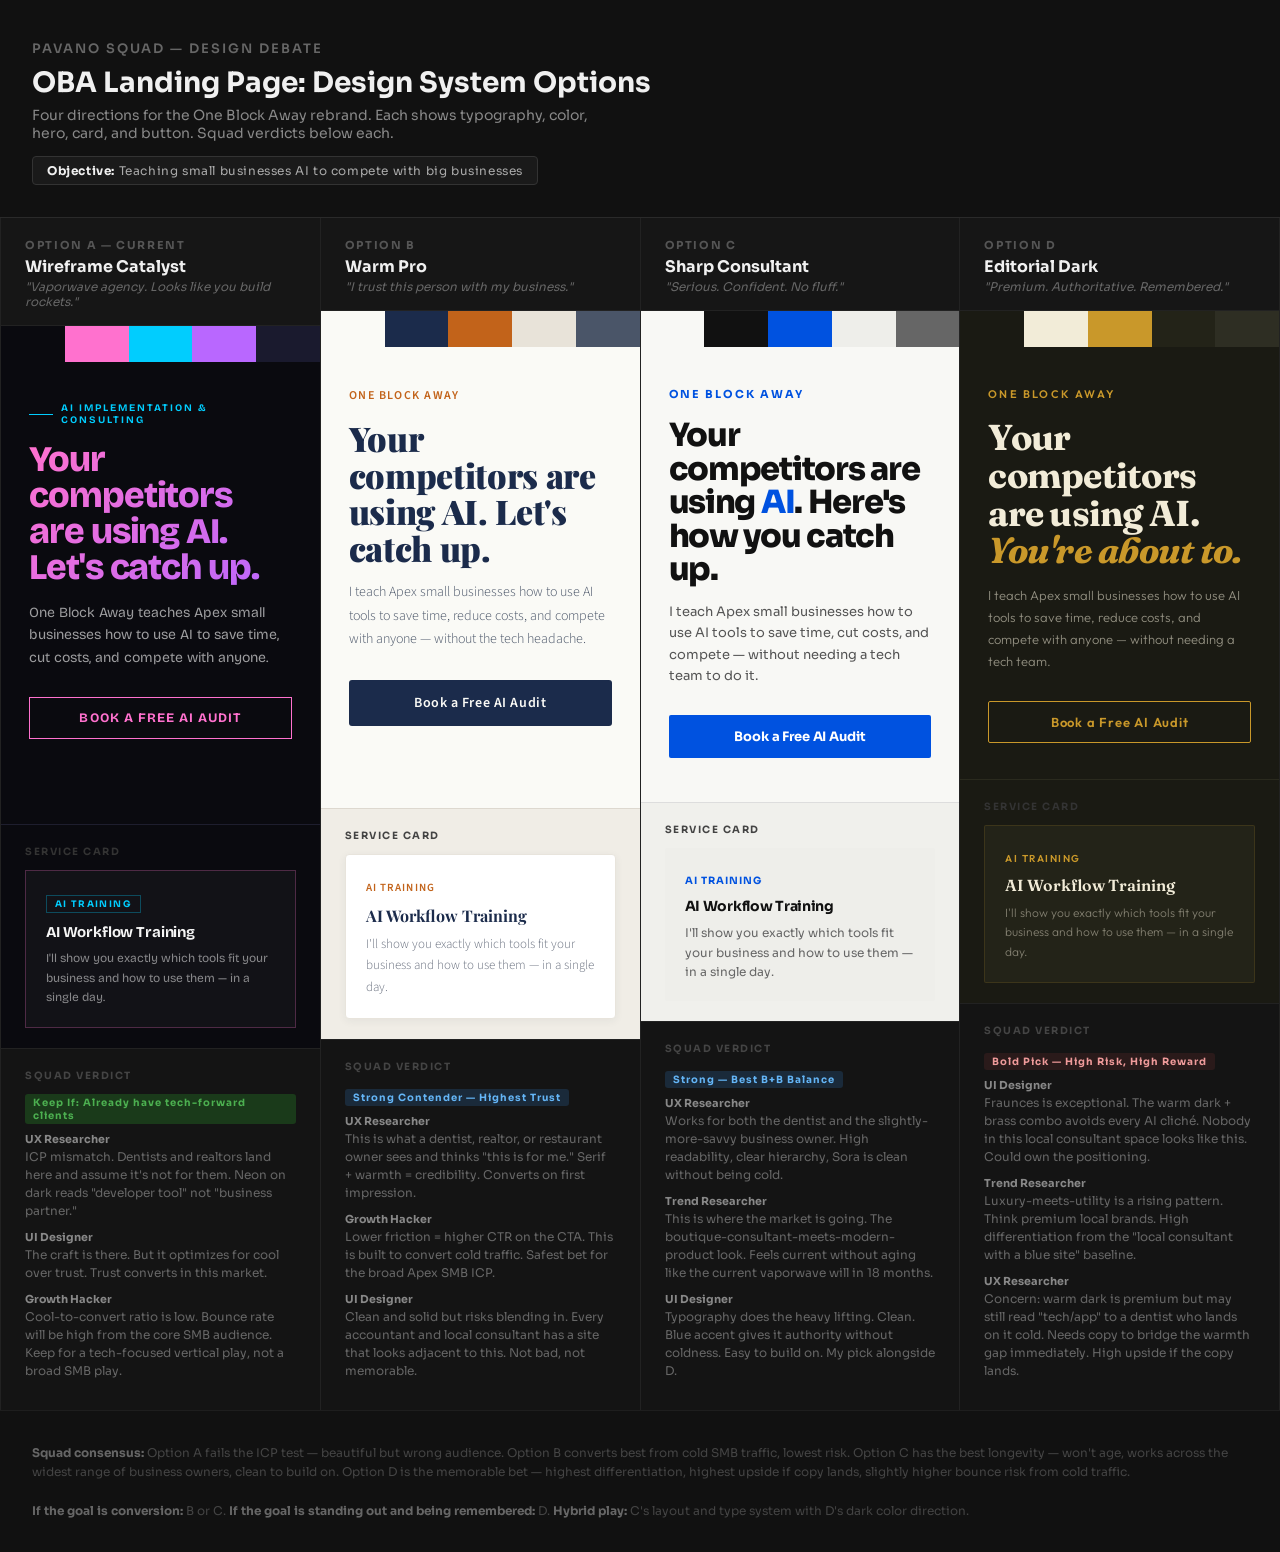
<file: design-options.html>
<!DOCTYPE html>
<html lang="en">
<head>
  <meta charset="UTF-8">
  <meta name="viewport" content="width=device-width, initial-scale=1.0">
  <title>OBA Design Options — Pavano Squad</title>
  <link rel="preconnect" href="https://fonts.googleapis.com">
  <link rel="preconnect" href="https://fonts.gstatic.com" crossorigin>
  <link href="https://fonts.googleapis.com/css2?family=Bricolage+Grotesque:opsz,wght@12..96,400;12..96,700;12..96,900&family=Playfair+Display:wght@400;700;900&family=Source+Sans+3:wght@300;400;600&family=Sora:wght@400;600;700;800&family=Fraunces:ital,opsz,wght@0,9..144,600;0,9..144,700;1,9..144,400&family=Outfit:wght@300;400;600;700&display=swap" rel="stylesheet">
  <style>
    *, *::before, *::after { margin: 0; padding: 0; box-sizing: border-box; }

    body {
      font-family: 'Sora', system-ui, sans-serif;
      background: #111;
      color: #eee;
      min-height: 100vh;
    }

    /* ─── PAGE HEADER ─────────────────────────────────── */
    .page-header {
      padding: 40px 32px 32px;
      border-bottom: 1px solid #2a2a2a;
      max-width: 1600px;
      margin: 0 auto;
    }

    .page-header h1 {
      font-family: 'Sora', sans-serif;
      font-size: 13px;
      font-weight: 600;
      letter-spacing: 0.15em;
      text-transform: uppercase;
      color: #666;
      margin-bottom: 8px;
    }

    .page-header h2 {
      font-family: 'Sora', sans-serif;
      font-size: 28px;
      font-weight: 700;
      color: #f0f0f0;
      margin-bottom: 6px;
    }

    .page-header p {
      font-size: 14px;
      color: #888;
      max-width: 560px;
    }

    .objective-badge {
      display: inline-block;
      margin-top: 14px;
      padding: 6px 14px;
      background: #1a1a1a;
      border: 1px solid #333;
      border-radius: 4px;
      font-size: 12px;
      color: #aaa;
      letter-spacing: 0.05em;
    }

    .objective-badge strong {
      color: #f0f0f0;
    }

    /* ─── GRID ────────────────────────────────────────── */
    .options-grid {
      display: grid;
      grid-template-columns: repeat(4, 1fr);
      gap: 0;
      max-width: 1600px;
      margin: 0 auto;
      border-left: 1px solid #222;
    }

    @media (max-width: 1100px) {
      .options-grid { grid-template-columns: repeat(2, 1fr); }
    }
    @media (max-width: 640px) {
      .options-grid { grid-template-columns: 1fr; }
    }

    /* ─── OPTION COLUMN ───────────────────────────────── */
    .option-col {
      border-right: 1px solid #222;
      display: flex;
      flex-direction: column;
    }

    .option-label {
      padding: 20px 24px 16px;
      border-bottom: 1px solid #222;
      background: #161616;
    }

    .option-number {
      font-size: 11px;
      font-weight: 700;
      letter-spacing: 0.15em;
      text-transform: uppercase;
      color: #555;
      margin-bottom: 4px;
    }

    .option-name {
      font-size: 16px;
      font-weight: 700;
      color: #f0f0f0;
      margin-bottom: 2px;
    }

    .option-vibe {
      font-size: 12px;
      color: #666;
      font-style: italic;
    }

    /* ─── PALETTE STRIP ───────────────────────────────── */
    .palette {
      display: flex;
      height: 36px;
    }

    .swatch {
      flex: 1;
      position: relative;
    }

    .swatch:hover::after {
      content: attr(data-color);
      position: absolute;
      bottom: -22px;
      left: 50%;
      transform: translateX(-50%);
      font-size: 9px;
      color: #888;
      white-space: nowrap;
      font-family: monospace;
      z-index: 10;
    }

    /* ─── HERO PREVIEW ────────────────────────────────── */
    .hero-preview {
      flex: 1;
      padding: 40px 28px 36px;
      display: flex;
      flex-direction: column;
      gap: 0;
    }

    /* ─── SQUAD VOTES ─────────────────────────────────── */
    .squad-votes {
      padding: 20px 24px;
      border-top: 1px solid #222;
      background: #141414;
    }

    .squad-label {
      font-size: 10px;
      font-weight: 700;
      letter-spacing: 0.15em;
      text-transform: uppercase;
      color: #444;
      margin-bottom: 12px;
    }

    .vote {
      margin-bottom: 10px;
    }

    .vote-agent {
      font-size: 11px;
      font-weight: 700;
      color: #888;
      margin-bottom: 2px;
    }

    .vote-text {
      font-size: 12px;
      color: #666;
      line-height: 1.5;
    }

    .verdict {
      display: inline-block;
      font-size: 10px;
      font-weight: 700;
      letter-spacing: 0.1em;
      padding: 2px 8px;
      border-radius: 3px;
      margin-bottom: 8px;
    }

    .verdict-keep { background: #1a3a1a; color: #4caf50; }
    .verdict-strong { background: #1a2a3a; color: #64b5f6; }
    .verdict-contender { background: #2a2a1a; color: #ffd54f; }
    .verdict-bold { background: #2a1a1a; color: #ef9a9a; }

    /* ─── SERVICE CARD PREVIEW ────────────────────────── */
    .card-preview {
      padding: 20px 24px;
      border-top: 1px solid #222;
    }

    .card-preview-label {
      font-size: 10px;
      font-weight: 700;
      letter-spacing: 0.15em;
      text-transform: uppercase;
      color: #444;
      margin-bottom: 12px;
    }

    /* ═══════════════════════════════════════════════════
       OPTION A — WIREFRAME CATALYST (CURRENT)
    ═══════════════════════════════════════════════════ */

    .hero-a {
      background: #0a0a0f;
      min-height: 280px;
    }

    .hero-a .eyebrow {
      font-family: 'Bricolage Grotesque', sans-serif;
      font-size: 10px;
      font-weight: 700;
      letter-spacing: 0.2em;
      text-transform: uppercase;
      color: #01CDFE;
      margin-bottom: 16px;
      display: flex;
      align-items: center;
      gap: 8px;
    }

    .hero-a .eyebrow::before {
      content: '';
      display: block;
      width: 24px;
      height: 1px;
      background: #01CDFE;
    }

    .hero-a h3 {
      font-family: 'Bricolage Grotesque', sans-serif;
      font-size: 36px;
      font-weight: 900;
      line-height: 1.0;
      letter-spacing: -0.03em;
      margin-bottom: 16px;
      background: linear-gradient(135deg, #FF71CE 0%, #B967FF 100%);
      -webkit-background-clip: text;
      -webkit-text-fill-color: transparent;
      background-clip: text;
    }

    .hero-a p {
      font-family: 'Bricolage Grotesque', sans-serif;
      font-size: 14px;
      font-weight: 400;
      color: rgba(255,255,255,0.6);
      line-height: 1.6;
      margin-bottom: 28px;
    }

    .btn-a {
      display: inline-block;
      font-family: 'Bricolage Grotesque', sans-serif;
      font-size: 13px;
      font-weight: 700;
      letter-spacing: 0.08em;
      text-transform: uppercase;
      padding: 12px 24px;
      border: 1.5px solid #FF71CE;
      color: #FF71CE;
      background: transparent;
      cursor: pointer;
      position: relative;
      overflow: hidden;
    }

    .card-a {
      background: rgba(255,255,255,0.03);
      border: 1px solid rgba(255,113,206,0.25);
      padding: 20px;
    }

    .card-a h4 {
      font-family: 'Bricolage Grotesque', sans-serif;
      font-size: 15px;
      font-weight: 700;
      color: #f5f5f5;
      margin-bottom: 8px;
      letter-spacing: -0.01em;
    }

    .card-a p {
      font-family: 'Bricolage Grotesque', sans-serif;
      font-size: 12px;
      color: rgba(255,255,255,0.5);
      line-height: 1.6;
    }

    .card-a .tag {
      display: inline-block;
      font-size: 9px;
      font-weight: 700;
      letter-spacing: 0.15em;
      text-transform: uppercase;
      color: #01CDFE;
      border: 1px solid rgba(1,205,254,0.3);
      padding: 2px 8px;
      margin-bottom: 10px;
    }

    /* ═══════════════════════════════════════════════════
       OPTION B — WARM PRO (TRUST-FIRST)
    ═══════════════════════════════════════════════════ */

    .hero-b {
      background: #FAFAF6;
      min-height: 280px;
    }

    .hero-b .eyebrow {
      font-family: 'Source Sans 3', sans-serif;
      font-size: 12px;
      font-weight: 600;
      letter-spacing: 0.12em;
      text-transform: uppercase;
      color: #C2631A;
      margin-bottom: 16px;
    }

    .hero-b h3 {
      font-family: 'Playfair Display', serif;
      font-size: 34px;
      font-weight: 900;
      line-height: 1.08;
      letter-spacing: -0.01em;
      color: #1B2B4B;
      margin-bottom: 14px;
    }

    .hero-b p {
      font-family: 'Source Sans 3', sans-serif;
      font-size: 14px;
      font-weight: 300;
      color: #4a5568;
      line-height: 1.7;
      margin-bottom: 28px;
    }

    .btn-b {
      display: inline-block;
      font-family: 'Source Sans 3', sans-serif;
      font-size: 14px;
      font-weight: 600;
      letter-spacing: 0.04em;
      padding: 13px 28px;
      background: #1B2B4B;
      color: #FAFAF6;
      cursor: pointer;
      border: none;
      border-radius: 3px;
    }

    .card-b {
      background: #fff;
      border: 1px solid #e8e4dc;
      border-radius: 4px;
      padding: 20px;
      box-shadow: 0 2px 8px rgba(27,43,75,0.06);
    }

    .card-b h4 {
      font-family: 'Playfair Display', serif;
      font-size: 16px;
      font-weight: 700;
      color: #1B2B4B;
      margin-bottom: 8px;
    }

    .card-b p {
      font-family: 'Source Sans 3', sans-serif;
      font-size: 13px;
      font-weight: 300;
      color: #6b7280;
      line-height: 1.65;
    }

    .card-b .tag {
      display: inline-block;
      font-family: 'Source Sans 3', sans-serif;
      font-size: 11px;
      font-weight: 600;
      text-transform: uppercase;
      letter-spacing: 0.1em;
      color: #C2631A;
      margin-bottom: 10px;
    }

    /* ═══════════════════════════════════════════════════
       OPTION C — SHARP CONSULTANT (MODERN PRO)
    ═══════════════════════════════════════════════════ */

    .hero-c {
      background: #F8F8F5;
      min-height: 280px;
    }

    .hero-c .eyebrow {
      font-family: 'Sora', sans-serif;
      font-size: 11px;
      font-weight: 700;
      letter-spacing: 0.18em;
      text-transform: uppercase;
      color: #0052E0;
      margin-bottom: 18px;
    }

    .hero-c h3 {
      font-family: 'Sora', sans-serif;
      font-size: 32px;
      font-weight: 800;
      line-height: 1.05;
      letter-spacing: -0.04em;
      color: #111111;
      margin-bottom: 14px;
    }

    .hero-c h3 em {
      font-style: normal;
      color: #0052E0;
    }

    .hero-c p {
      font-family: 'Sora', sans-serif;
      font-size: 13px;
      font-weight: 400;
      color: #555;
      line-height: 1.65;
      margin-bottom: 28px;
    }

    .btn-c {
      display: inline-block;
      font-family: 'Sora', sans-serif;
      font-size: 13px;
      font-weight: 700;
      letter-spacing: -0.01em;
      padding: 13px 28px;
      background: #0052E0;
      color: #fff;
      cursor: pointer;
      border: none;
      border-radius: 2px;
    }

    .card-c {
      background: #EEEEEA;
      padding: 20px;
      border-radius: 2px;
    }

    .card-c h4 {
      font-family: 'Sora', sans-serif;
      font-size: 14px;
      font-weight: 700;
      color: #111;
      margin-bottom: 8px;
      letter-spacing: -0.02em;
    }

    .card-c p {
      font-family: 'Sora', sans-serif;
      font-size: 12px;
      font-weight: 400;
      color: #666;
      line-height: 1.6;
    }

    .card-c .tag {
      display: inline-block;
      font-family: 'Sora', sans-serif;
      font-size: 10px;
      font-weight: 700;
      text-transform: uppercase;
      letter-spacing: 0.1em;
      color: #0052E0;
      margin-bottom: 10px;
    }

    /* ═══════════════════════════════════════════════════
       OPTION D — EDITORIAL DARK (BOLD / PREMIUM)
    ═══════════════════════════════════════════════════ */

    .hero-d {
      background: #1A1A13;
      min-height: 280px;
    }

    .hero-d .eyebrow {
      font-family: 'Outfit', sans-serif;
      font-size: 11px;
      font-weight: 600;
      letter-spacing: 0.2em;
      text-transform: uppercase;
      color: #C9982A;
      margin-bottom: 18px;
    }

    .hero-d h3 {
      font-family: 'Fraunces', serif;
      font-size: 36px;
      font-weight: 700;
      line-height: 1.05;
      letter-spacing: -0.02em;
      color: #F2ECD8;
      margin-bottom: 14px;
    }

    .hero-d h3 em {
      font-style: italic;
      color: #C9982A;
    }

    .hero-d p {
      font-family: 'Outfit', sans-serif;
      font-size: 13px;
      font-weight: 300;
      color: rgba(242,236,216,0.55);
      line-height: 1.7;
      margin-bottom: 28px;
    }

    .btn-d {
      display: inline-block;
      font-family: 'Outfit', sans-serif;
      font-size: 13px;
      font-weight: 600;
      letter-spacing: 0.06em;
      padding: 12px 28px;
      background: transparent;
      color: #C9982A;
      border: 1.5px solid #C9982A;
      cursor: pointer;
      border-radius: 2px;
    }

    .card-d {
      background: #232318;
      border: 1px solid rgba(201,152,42,0.15);
      padding: 20px;
      border-radius: 2px;
    }

    .card-d h4 {
      font-family: 'Fraunces', serif;
      font-size: 16px;
      font-weight: 600;
      color: #F2ECD8;
      margin-bottom: 8px;
    }

    .card-d p {
      font-family: 'Outfit', sans-serif;
      font-size: 12px;
      font-weight: 300;
      color: rgba(242,236,216,0.45);
      line-height: 1.65;
    }

    .card-d .tag {
      display: inline-block;
      font-family: 'Outfit', sans-serif;
      font-size: 10px;
      font-weight: 600;
      text-transform: uppercase;
      letter-spacing: 0.15em;
      color: #C9982A;
      margin-bottom: 10px;
    }

    /* ─── FOOTER NOTE ─────────────────────────────────── */
    .page-footer {
      max-width: 1600px;
      margin: 0 auto;
      padding: 32px;
      border-top: 1px solid #1e1e1e;
    }

    .page-footer p {
      font-size: 12px;
      color: #444;
      line-height: 1.6;
    }

    .page-footer strong {
      color: #666;
    }

  </style>
</head>
<body>

  <!-- PAGE HEADER -->
  <div class="page-header">
    <h1>Pavano Squad — Design Debate</h1>
    <h2>OBA Landing Page: Design System Options</h2>
    <p>Four directions for the One Block Away rebrand. Each shows typography, color, hero, card, and button. Squad verdicts below each.</p>
    <div class="objective-badge">
      <strong>Objective:</strong> Teaching small businesses AI to compete with big businesses
    </div>
  </div>

  <!-- OPTIONS GRID -->
  <div class="options-grid">

    <!-- ── OPTION A: WIREFRAME CATALYST (CURRENT) ──────── -->
    <div class="option-col">

      <div class="option-label">
        <div class="option-number">Option A — Current</div>
        <div class="option-name">Wireframe Catalyst</div>
        <div class="option-vibe">"Vaporwave agency. Looks like you build rockets."</div>
      </div>

      <!-- Palette -->
      <div class="palette">
        <div class="swatch" style="background:#0a0a0f;" data-color="#0a0a0f"></div>
        <div class="swatch" style="background:#FF71CE;" data-color="#FF71CE"></div>
        <div class="swatch" style="background:#01CDFE;" data-color="#01CDFE"></div>
        <div class="swatch" style="background:#B967FF;" data-color="#B967FF"></div>
        <div class="swatch" style="background:#1a1a2e;" data-color="#1a1a2e"></div>
      </div>

      <!-- Hero -->
      <div class="hero-preview hero-a">
        <div class="eyebrow">AI Implementation &amp; Consulting</div>
        <h3>Your competitors are using AI. Let's catch up.</h3>
        <p>One Block Away teaches Apex small businesses how to use AI to save time, cut costs, and compete with anyone.</p>
        <button class="btn-a">Book a Free AI Audit</button>
      </div>

      <!-- Card preview -->
      <div class="card-preview" style="background:#0a0a0f; border-top: 1px solid #1e1e2e;">
        <div class="card-preview-label" style="color:#333;">Service Card</div>
        <div class="card-a">
          <div class="tag">AI Training</div>
          <h4>AI Workflow Training</h4>
          <p>I'll show you exactly which tools fit your business and how to use them — in a single day.</p>
        </div>
      </div>

      <!-- Squad Votes -->
      <div class="squad-votes">
        <div class="squad-label">Squad Verdict</div>
        <span class="verdict verdict-keep">Keep If: Already have tech-forward clients</span>
        <div class="vote">
          <div class="vote-agent">UX Researcher</div>
          <div class="vote-text">ICP mismatch. Dentists and realtors land here and assume it's not for them. Neon on dark reads "developer tool" not "business partner."</div>
        </div>
        <div class="vote">
          <div class="vote-agent">UI Designer</div>
          <div class="vote-text">The craft is there. But it optimizes for cool over trust. Trust converts in this market.</div>
        </div>
        <div class="vote">
          <div class="vote-agent">Growth Hacker</div>
          <div class="vote-text">Cool-to-convert ratio is low. Bounce rate will be high from the core SMB audience. Keep for a tech-focused vertical play, not a broad SMB play.</div>
        </div>
      </div>

    </div>

    <!-- ── OPTION B: WARM PRO ───────────────────────────── -->
    <div class="option-col">

      <div class="option-label">
        <div class="option-number">Option B</div>
        <div class="option-name">Warm Pro</div>
        <div class="option-vibe">"I trust this person with my business."</div>
      </div>

      <!-- Palette -->
      <div class="palette">
        <div class="swatch" style="background:#FAFAF6;" data-color="#FAFAF6"></div>
        <div class="swatch" style="background:#1B2B4B;" data-color="#1B2B4B"></div>
        <div class="swatch" style="background:#C2631A;" data-color="#C2631A"></div>
        <div class="swatch" style="background:#E8E3D9;" data-color="#E8E3D9"></div>
        <div class="swatch" style="background:#4a5568;" data-color="#4a5568"></div>
      </div>

      <!-- Hero -->
      <div class="hero-preview hero-b">
        <div class="eyebrow">One Block Away</div>
        <h3>Your competitors are using AI. Let's catch up.</h3>
        <p>I teach Apex small businesses how to use AI tools to save time, reduce costs, and compete with anyone — without the tech headache.</p>
        <button class="btn-b">Book a Free AI Audit</button>
      </div>

      <!-- Card preview -->
      <div class="card-preview" style="background:#F0EDE6; border-top: 1px solid #ddd8cf;">
        <div class="card-preview-label">Service Card</div>
        <div class="card-b">
          <div class="tag">AI Training</div>
          <h4>AI Workflow Training</h4>
          <p>I'll show you exactly which tools fit your business and how to use them — in a single day.</p>
        </div>
      </div>

      <!-- Squad Votes -->
      <div class="squad-votes">
        <div class="squad-label">Squad Verdict</div>
        <span class="verdict verdict-strong">Strong Contender — Highest Trust</span>
        <div class="vote">
          <div class="vote-agent">UX Researcher</div>
          <div class="vote-text">This is what a dentist, realtor, or restaurant owner sees and thinks "this is for me." Serif + warmth = credibility. Converts on first impression.</div>
        </div>
        <div class="vote">
          <div class="vote-agent">Growth Hacker</div>
          <div class="vote-text">Lower friction = higher CTR on the CTA. This is built to convert cold traffic. Safest bet for the broad Apex SMB ICP.</div>
        </div>
        <div class="vote">
          <div class="vote-agent">UI Designer</div>
          <div class="vote-text">Clean and solid but risks blending in. Every accountant and local consultant has a site that looks adjacent to this. Not bad, not memorable.</div>
        </div>
      </div>

    </div>

    <!-- ── OPTION C: SHARP CONSULTANT ──────────────────── -->
    <div class="option-col">

      <div class="option-label">
        <div class="option-number">Option C</div>
        <div class="option-name">Sharp Consultant</div>
        <div class="option-vibe">"Serious. Confident. No fluff."</div>
      </div>

      <!-- Palette -->
      <div class="palette">
        <div class="swatch" style="background:#F8F8F5;" data-color="#F8F8F5"></div>
        <div class="swatch" style="background:#111111;" data-color="#111111"></div>
        <div class="swatch" style="background:#0052E0;" data-color="#0052E0"></div>
        <div class="swatch" style="background:#EEEEEA;" data-color="#EEEEEA"></div>
        <div class="swatch" style="background:#666666;" data-color="#666666"></div>
      </div>

      <!-- Hero -->
      <div class="hero-preview hero-c">
        <div class="eyebrow">One Block Away</div>
        <h3>Your competitors are using <em>AI</em>. Here's how you catch up.</h3>
        <p>I teach Apex small businesses how to use AI tools to save time, cut costs, and compete — without needing a tech team to do it.</p>
        <button class="btn-c">Book a Free AI Audit</button>
      </div>

      <!-- Card preview -->
      <div class="card-preview" style="background:#F0F0EC; border-top: 1px solid #ddd;">
        <div class="card-preview-label">Service Card</div>
        <div class="card-c">
          <div class="tag">AI Training</div>
          <h4>AI Workflow Training</h4>
          <p>I'll show you exactly which tools fit your business and how to use them — in a single day.</p>
        </div>
      </div>

      <!-- Squad Votes -->
      <div class="squad-votes">
        <div class="squad-label">Squad Verdict</div>
        <span class="verdict verdict-strong">Strong — Best B+B Balance</span>
        <div class="vote">
          <div class="vote-agent">UX Researcher</div>
          <div class="vote-text">Works for both the dentist and the slightly-more-savvy business owner. High readability, clear hierarchy, Sora is clean without being cold.</div>
        </div>
        <div class="vote">
          <div class="vote-agent">Trend Researcher</div>
          <div class="vote-text">This is where the market is going. The boutique-consultant-meets-modern-product look. Feels current without aging like the current vaporwave will in 18 months.</div>
        </div>
        <div class="vote">
          <div class="vote-agent">UI Designer</div>
          <div class="vote-text">Typography does the heavy lifting. Clean. Blue accent gives it authority without coldness. Easy to build on. My pick alongside D.</div>
        </div>
      </div>

    </div>

    <!-- ── OPTION D: EDITORIAL DARK ─────────────────────── -->
    <div class="option-col">

      <div class="option-label">
        <div class="option-number">Option D</div>
        <div class="option-name">Editorial Dark</div>
        <div class="option-vibe">"Premium. Authoritative. Remembered."</div>
      </div>

      <!-- Palette -->
      <div class="palette">
        <div class="swatch" style="background:#1A1A13;" data-color="#1A1A13"></div>
        <div class="swatch" style="background:#F2ECD8;" data-color="#F2ECD8"></div>
        <div class="swatch" style="background:#C9982A;" data-color="#C9982A"></div>
        <div class="swatch" style="background:#232318;" data-color="#232318"></div>
        <div class="swatch" style="background:#2e2e23;" data-color="#2e2e23"></div>
      </div>

      <!-- Hero -->
      <div class="hero-preview hero-d">
        <div class="eyebrow">One Block Away</div>
        <h3>Your competitors are using AI. <em>You're about to.</em></h3>
        <p>I teach Apex small businesses how to use AI tools to save time, reduce costs, and compete with anyone — without needing a tech team.</p>
        <button class="btn-d">Book a Free AI Audit</button>
      </div>

      <!-- Card preview -->
      <div class="card-preview" style="background:#1A1A13; border-top: 1px solid #2a2a1e;">
        <div class="card-preview-label" style="color:#333;">Service Card</div>
        <div class="card-d">
          <div class="tag">AI Training</div>
          <h4>AI Workflow Training</h4>
          <p>I'll show you exactly which tools fit your business and how to use them — in a single day.</p>
        </div>
      </div>

      <!-- Squad Votes -->
      <div class="squad-votes">
        <div class="squad-label">Squad Verdict</div>
        <span class="verdict verdict-bold">Bold Pick — High Risk, High Reward</span>
        <div class="vote">
          <div class="vote-agent">UI Designer</div>
          <div class="vote-text">Fraunces is exceptional. The warm dark + brass combo avoids every AI cliché. Nobody in this local consultant space looks like this. Could own the positioning.</div>
        </div>
        <div class="vote">
          <div class="vote-agent">Trend Researcher</div>
          <div class="vote-text">Luxury-meets-utility is a rising pattern. Think premium local brands. High differentiation from the "local consultant with a blue site" baseline.</div>
        </div>
        <div class="vote">
          <div class="vote-agent">UX Researcher</div>
          <div class="vote-text">Concern: warm dark is premium but may still read "tech/app" to a dentist who lands on it cold. Needs copy to bridge the warmth gap immediately. High upside if the copy lands.</div>
        </div>
      </div>

    </div>

  </div>

  <!-- FOOTER / RECOMMENDATION -->
  <div class="page-footer">
    <p>
      <strong>Squad consensus:</strong> Option A fails the ICP test — beautiful but wrong audience. 
      Option B converts best from cold SMB traffic, lowest risk. 
      Option C has the best longevity — won't age, works across the widest range of business owners, clean to build on. 
      Option D is the memorable bet — highest differentiation, highest upside if copy lands, slightly higher bounce risk from cold traffic.<br><br>
      <strong>If the goal is conversion:</strong> B or C. 
      <strong>If the goal is standing out and being remembered:</strong> D. 
      <strong>Hybrid play:</strong> C's layout and type system with D's dark color direction.
    </p>
  </div>

</body>
</html>
</file>
